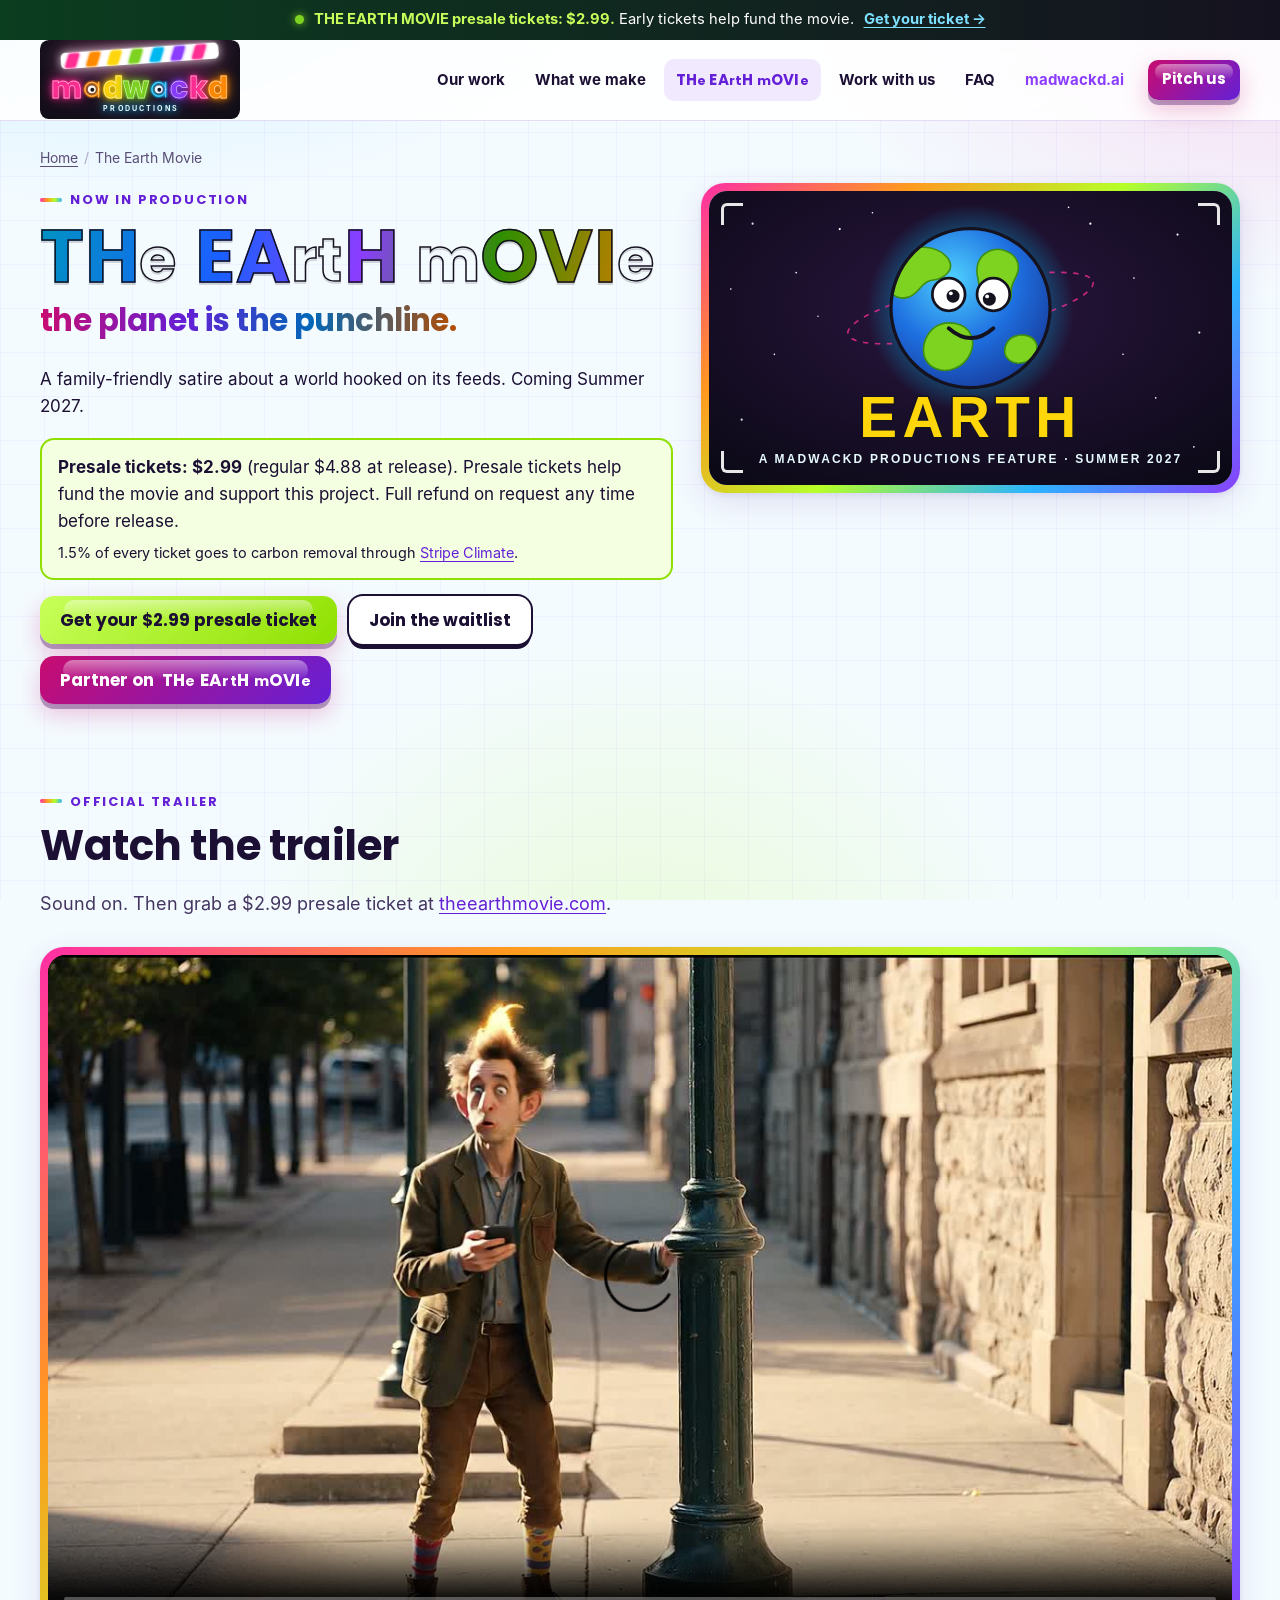
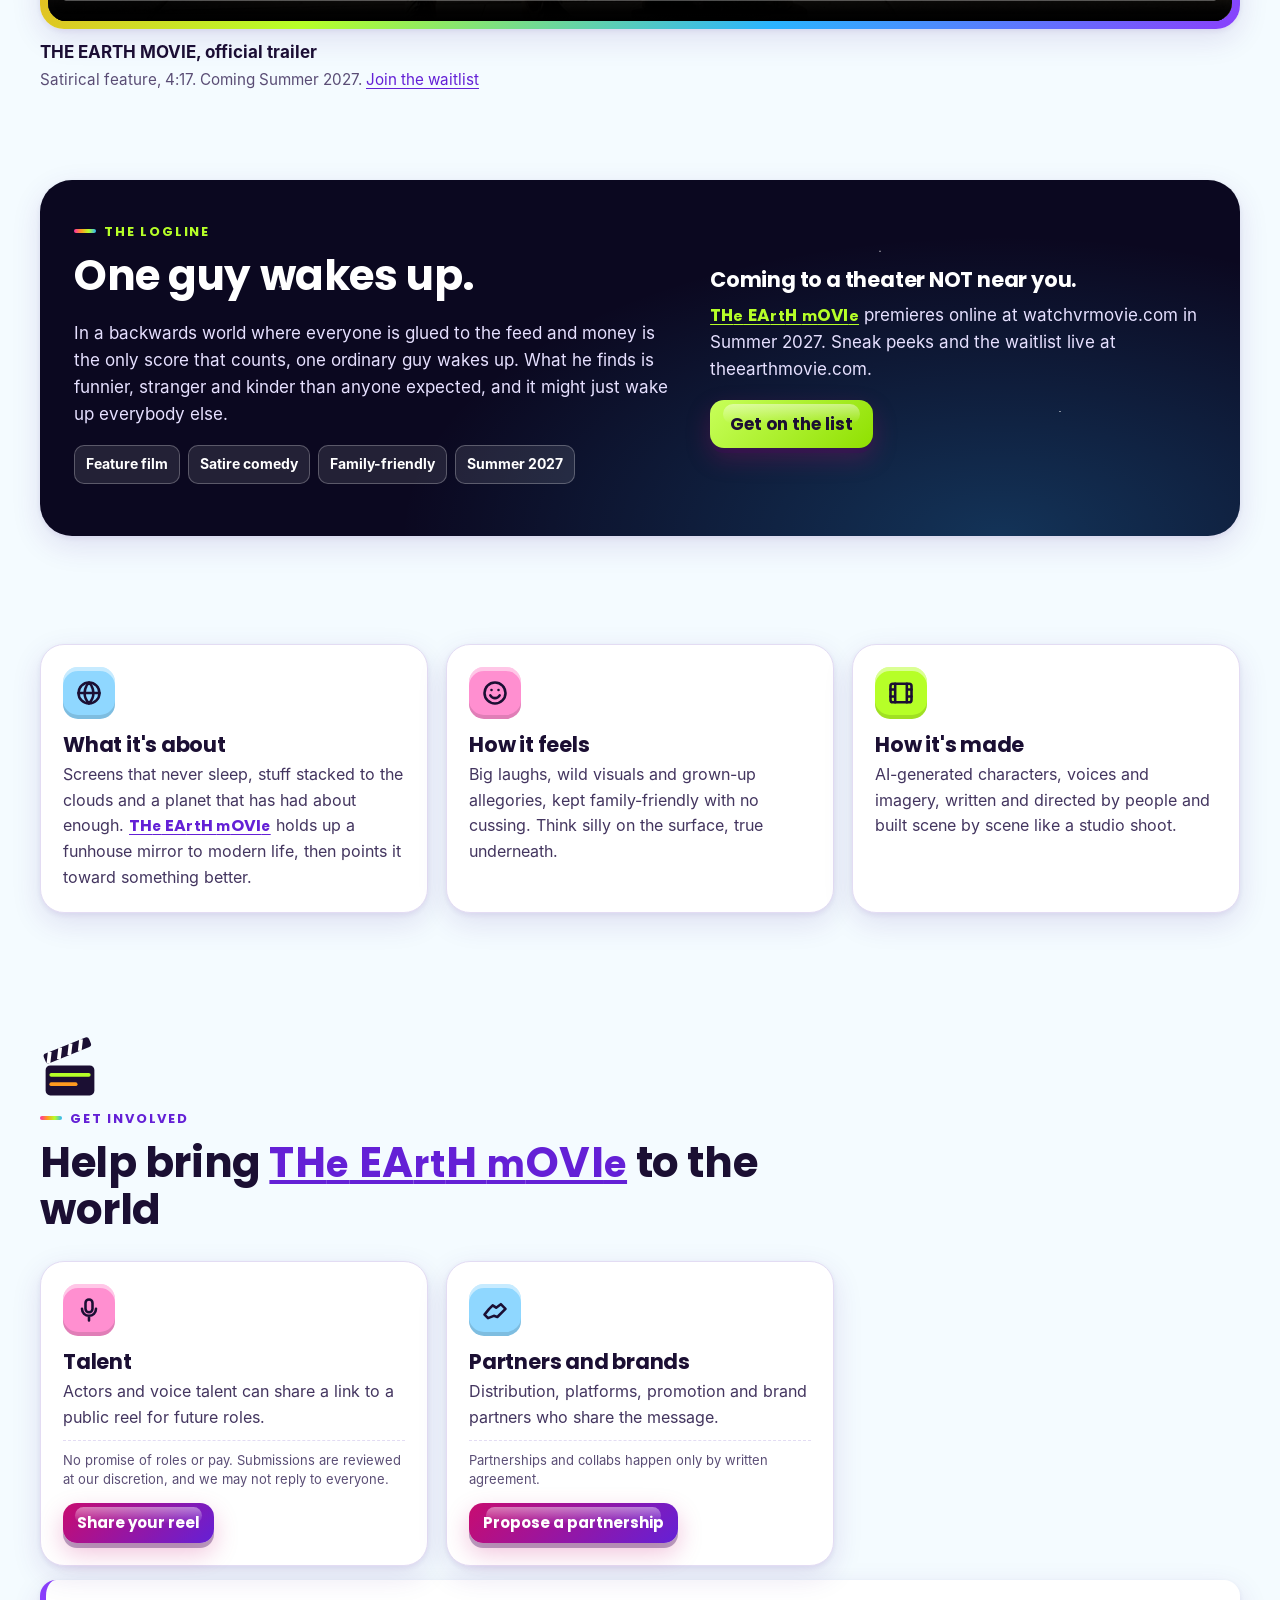
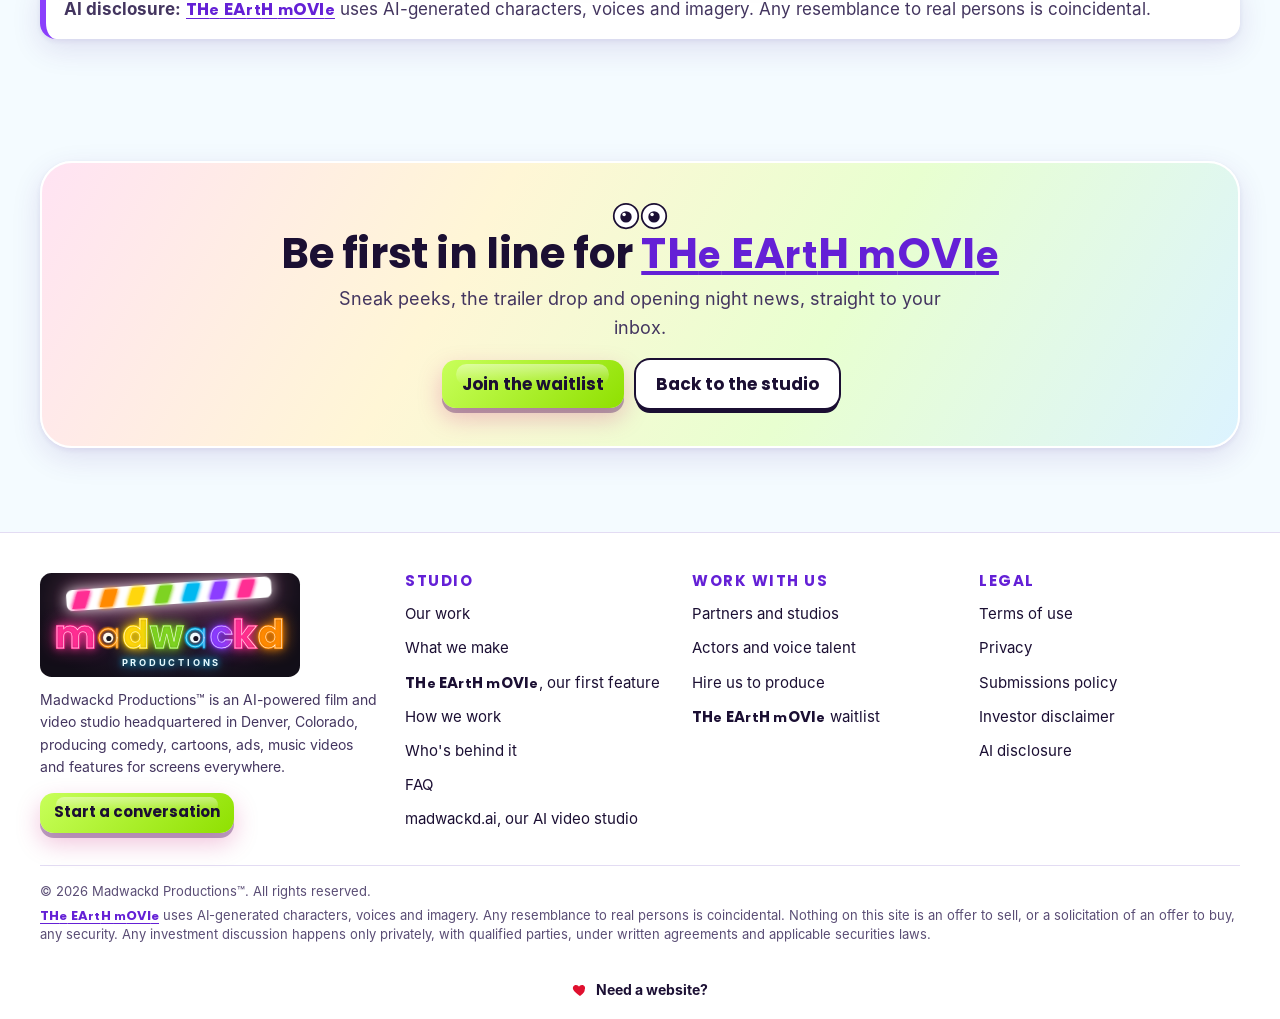
<file: earth/index.html>
<!doctype html>
<html lang="en">
<head>
<meta charset="utf-8">
<meta name="viewport" content="width=device-width, initial-scale=1">
<meta http-equiv="Content-Security-Policy" content="default-src 'self'; script-src 'self'; style-src 'self'; img-src 'self' data:; media-src 'self'; font-src 'self'; connect-src https://clients.eyetoad.com; form-action https://clients.eyetoad.com; base-uri 'self'; object-src 'none'">
<meta name="referrer" content="strict-origin-when-cross-origin">
<title>The Earth Movie | A Satirical AI Feature Film by Madwackd Productions&trade;</title>
<meta name="description" content="The Earth Movie (styled THe EArtH mOVIe) is a family-friendly satirical feature film about a world hooked on its feeds, made with AI characters and human direction. Coming Summer 2027 at watchvrmovie.com.">
<meta name="robots" content="index,follow,max-image-preview:large,max-snippet:-1,max-video-preview:-1">
<link rel="canonical" href="https://www.madwackd.com/earth/">
<meta name="theme-color" content="#ff2ea6">
<link rel="icon" href="/favicon.svg" type="image/svg+xml">
<link rel="icon" href="/favicon.ico" sizes="48x48">
<link rel="apple-touch-icon" href="/apple-touch-icon.png">
<link rel="manifest" href="/site.webmanifest">
<link rel="preload" href="/assets/fonts/poppins-700.woff" as="font" type="font/woff" crossorigin>
<link rel="stylesheet" href="/assets/site.css?v=20261109p">
<link rel="stylesheet" href="/assets/earth-name.css?v=20261108a">
<meta property="og:type" content="website">
<meta property="og:site_name" content="Madwackd Productions">
<meta property="og:title" content="The Earth Movie | A Satirical AI Feature Film by Madwackd Productions&trade;">
<meta property="og:description" content="The Earth Movie (styled THe EArtH mOVIe) is a family-friendly satirical feature film about a world hooked on its feeds, made with AI characters and human direction. Coming Summer 2027 at watchvrmovie.com.">
<meta property="og:url" content="https://www.madwackd.com/earth/">
<meta property="og:image" content="https://www.madwackd.com/assets/img/og-earth.jpg">
<meta property="og:image:width" content="1200">
<meta property="og:image:height" content="630">
<meta property="og:image:alt" content="The Earth Movie title card: a cartoon planet with googly eyes above the word EARTH">
<meta property="og:locale" content="en_US">
<meta name="twitter:card" content="summary_large_image">
<meta name="twitter:title" content="The Earth Movie | A Satirical AI Feature Film by Madwackd Productions&trade;">
<meta name="twitter:description" content="The Earth Movie (styled THe EArtH mOVIe) is a family-friendly satirical feature film about a world hooked on its feeds, made with AI characters and human direction. Coming Summer 2027 at watchvrmovie.com.">
<meta name="twitter:image" content="https://www.madwackd.com/assets/img/og-earth.jpg">
<script type="application/ld+json">{"@context":"https://schema.org","@graph":[{"@type":"Organization","@id":"https://www.madwackd.com/#org","name":"Madwackd Productions","alternateName":["Madwackd","Mad Wackd Productions"],"url":"https://www.madwackd.com/","logo":{"@type":"ImageObject","url":"https://www.madwackd.com/assets/img/icon-512.png","width":512,"height":512},"image":"https://www.madwackd.com/assets/img/og-madwackd.jpg","description":"Madwackd Productions is an AI-powered film and video production studio headquartered in Denver, Colorado. It makes comedy shorts, animated cartoons, parody, ads and brand films, music videos, documentaries and the satirical feature film THe EArtH mOVIe.","slogan":"The AI movie studio with a wild streak.","founder":{"@id":"https://www.madwackd.com/#zach"},"foundingDate":"2026","address":{"@type":"PostalAddress","addressLocality":"Denver","addressRegion":"CO","addressCountry":"US"},"areaServed":"Worldwide","knowsAbout":["AI film production","AI animated shorts","Comedy shorts production","AI commercial production","Music video production","Independent film production","Satire and parody"]},{"@type":"Person","@id":"https://www.madwackd.com/#zach","name":"Zach Wennstedt","alternateName":"Zachary Tye Wennstedt","jobTitle":"Producer and Founder","worksFor":{"@id":"https://www.madwackd.com/#org"},"homeLocation":{"@type":"Place","name":"Denver, Colorado"},"url":"https://www.madwackd.com/#who","description":"Zach Wennstedt is a Denver entrepreneur, marketer since 2012 and sales leader who founded Madwackd Productions and is producing the satirical feature film THe EArtH mOVIe.","knowsAbout":["Film production","AI filmmaking","Marketing","Sales leadership"]},{"@type":"WebSite","@id":"https://www.madwackd.com/#site","url":"https://www.madwackd.com/","name":"Madwackd Productions","inLanguage":"en-US","publisher":{"@id":"https://www.madwackd.com/#org"}},{"@type":"Movie","@id":"https://www.madwackd.com/earth/#movie","name":"THe EArtH mOVIe","alternateName":["The Earth Movie","EARTH"],"sameAs":"https://www.theearthmovie.com/","url":"https://www.madwackd.com/earth/","description":"THe EArtH mOVIe (The Earth Movie) is an AI-made, family-friendly satirical feature film from Madwackd Productions about a backwards world addicted to its feeds, where one guy wakes up and discovers that love and kindness matter more than money. It is currently in production and planned for release in Summer 2027 at watchvrmovie.com.","image":"https://www.madwackd.com/assets/img/og-earth.jpg","genre":["Comedy","Satire"],"inLanguage":"en","creator":{"@id":"https://www.madwackd.com/#zach"},"producer":{"@id":"https://www.madwackd.com/#zach"},"productionCompany":{"@id":"https://www.madwackd.com/#org"},"sameAs":"https://www.theearthmovie.com/"},{"@type":"WebPage","@id":"https://www.madwackd.com/earth/#webpage","url":"https://www.madwackd.com/earth/","name":"The Earth Movie | A Satirical AI Feature Film by Madwackd Productions","description":"The Earth Movie (styled THe EArtH mOVIe) is a family-friendly satirical feature film about a world hooked on its feeds, made with AI characters and human direction. Coming Summer 2027 at watchvrmovie.com.","isPartOf":{"@id":"https://www.madwackd.com/#site"},"about":{"@id":"https://www.madwackd.com/#org"},"inLanguage":"en-US","speakable":{"@type":"SpeakableSpecification","cssSelector":["h1",".lede",".speak"]},"breadcrumb":{"@id":"https://www.madwackd.com/earth/#crumbs"},"mainEntity":{"@id":"https://www.madwackd.com/earth/#movie"},"primaryImageOfPage":{"@type":"ImageObject","url":"https://www.madwackd.com/assets/img/og-earth.jpg"}},{"@type":"BreadcrumbList","@id":"https://www.madwackd.com/earth/#crumbs","itemListElement":[{"@type":"ListItem","position":1,"name":"Home","item":"https://www.madwackd.com/"},{"@type":"ListItem","position":2,"name":"The Earth Movie","item":"https://www.madwackd.com/earth/"}]}]}</script>
<script src="/assets/site.js" defer></script>
</head>
<body>
<a class="skip" href="#main">Skip to content</a>
<div class="ai-bar tk-bar"><div class="wrap"><span class="ai-dot" aria-hidden="true"></span><span><b>THE EARTH MOVIE presale tickets: $2.99.</b><span class="ai-more"> Early tickets help fund the movie.</span></span><a href="https://www.theearthmovie.com/#tickets" rel="noopener">Get your ticket &rarr;</a></div></div>
<header class="top">
<div class="wrap">
<a class="brand neo-brand" href="/" aria-label="Madwackd Productions home"><span class="neo" aria-hidden="true"><svg class="neo-cap on nd16" viewBox="0 0 200 28"><defs><filter id="neoFs" x="-20%" y="-80%" width="140%" height="260%"><feGaussianBlur stdDeviation="2.2" result="b"/><feMerge><feMergeNode in="b"/><feMergeNode in="b"/><feMergeNode in="SourceGraphic"/></feMerge></filter></defs><g class="snap"><g transform="rotate(-4 4 26)"><rect x="4" y="6" width="192" height="18" rx="5" fill="#FFFFFF" stroke="#FFFFFF" stroke-width="2" class="neo-cap-bar"/><g filter="url(#neoFs)"><polygon points="14,7 26,7 20,23 8,23" fill="#FF2E93"/><polygon points="40,7 52,7 46,23 34,23" fill="#FF8A00"/><polygon points="66,7 78,7 72,23 60,23" fill="#FFD60A"/><polygon points="92,7 104,7 98,23 86,23" fill="#7ED321"/><polygon points="118,7 130,7 124,23 112,23" fill="#00B8F0"/><polygon points="144,7 156,7 150,23 138,23" fill="#8B3DFF"/><polygon points="170,7 182,7 176,23 164,23" fill="#FF2E93"/></g></g></g></svg><span class="neo-word"><span class="neo-tubes"><span class="on n-pk nd0">m</span><svg class="on neo-eye nd2" viewBox="0 0 50 46"><defs><filter id="neoFa" x="-50%" y="-50%" width="200%" height="200%"><feGaussianBlur stdDeviation="2.4" result="b"/><feMerge><feMergeNode in="b"/><feMergeNode in="b"/><feMergeNode in="SourceGraphic"/></feMerge></filter></defs><g filter="url(#neoFa)" fill="none" stroke="#FF8A00" stroke-width="4" stroke-linecap="round"><circle cx="22" cy="23" r="19.5"/><path d="M41 4 V44"/></g><g fill="none" stroke="#fff" stroke-width="1.2" stroke-linecap="round" opacity=".92"><circle cx="22" cy="23" r="19.5"/><path d="M41 4 V44"/></g><circle cx="22" cy="23" r="11" fill="#FFF8EE" class="neo-white-o"/><g class="pl"><circle cx="23.5" cy="24.5" r="5.5" fill="#15121F"/></g></svg><span class="on n-yl nd4">d</span><span class="on n-lm nd6">w</span><svg class="on neo-eye nd8" viewBox="0 0 50 46"><defs><filter id="neoFc" x="-50%" y="-50%" width="200%" height="200%"><feGaussianBlur stdDeviation="2.4" result="b"/><feMerge><feMergeNode in="b"/><feMergeNode in="b"/><feMergeNode in="SourceGraphic"/></feMerge></filter></defs><g filter="url(#neoFc)" fill="none" stroke="#00B8F0" stroke-width="4" stroke-linecap="round"><circle cx="22" cy="23" r="19.5"/><path d="M41 4 V44"/></g><g fill="none" stroke="#fff" stroke-width="1.2" stroke-linecap="round" opacity=".92"><circle cx="22" cy="23" r="19.5"/><path d="M41 4 V44"/></g><circle cx="22" cy="23" r="11" fill="#F2FCFF" class="neo-white-c"/><g class="pr"><circle cx="23.5" cy="24.5" r="5.5" fill="#15121F"/></g></svg><span class="on n-pu nd10">c</span><span class="on n-pk nd12">k</span><span class="on n-or nd14">d</span></span><span class="neo-core"><span class="on nd0">m</span><span class="neo-gap"></span><span class="on nd4">d</span><span class="on nd6">w</span><span class="neo-gap"></span><span class="on nd10">c</span><span class="on nd12">k</span><span class="on nd14">d</span></span></span><span class="neo-studio on nd18">productions</span></span><span class="sr-only">Madwackd Productions</span></a>
<button class="menu-btn" type="button" aria-expanded="false" aria-controls="nav" aria-label="Menu"><span></span><span></span><span></span></button>
<nav class="nav" id="nav" aria-label="Main">
<a href="/#work">Our work</a>
<a href="/#make">What we make</a>
<a href="/earth/" aria-current="page"><span class="tem-sr">The Earth Movie</span><span class="tem-inline" aria-hidden="true">TH<i>e</i> EA<i>rt</i>H <i>m</i>OVI<i>e</i></span></a>
<a href="/work-with-us/">Work with us</a>
<a href="/#faq">FAQ</a>
<a class="nav-ai" href="https://www.madwackd.ai/" rel="noopener">madwackd.ai</a>
<a class="btn sm" href="/work-with-us/#inquire">Pitch us</a>
</nav>
</div>
</header>

<main id="main">
<section class="page-hero">
<div class="wrap">
<nav class="crumbs" aria-label="Breadcrumb"><ol><li><a href="/">Home</a></li><li aria-current="page">The Earth Movie</li></ol></nav>
<div class="hero-grid">
<div>
<span class="kicker">Now in production</span>
<h1><span class="tem-sr">The Earth Movie</span><span class="tem-mark lg" aria-hidden="true">TH<i>e</i> EA<i>rt</i>H <i>m</i>OVI<i>e</i></span><span class="tem-sub"><span class="candy">the planet is the punchline.</span></span></h1>
<p class="lede">A family-friendly satire about a world hooked on its feeds. Coming Summer 2027.</p>
<div class="tk-block"><p><strong>Presale tickets: $2.99</strong> (regular $4.88 at release). Presale tickets help fund the movie and support this project. Full refund on request any time before release.</p><p class="tk-climate">1.5% of every ticket goes to carbon removal through <a href="https://stripe.com/climate" rel="noopener">Stripe Climate</a>.</p></div>
<div class="hero-cta"><a class="btn lime" href="https://www.theearthmovie.com/#tickets" rel="noopener">Get your $2.99 presale ticket</a><a class="btn ghost" href="https://www.theearthmovie.com/" rel="noopener" target="_blank">Join the waitlist</a><a class="btn" href="/work-with-us/?about=partnership#inquire">Partner on <span class="tem-sr">The Earth Movie</span><span class="tem-inline" aria-hidden="true">TH<i>e</i> EA<i>rt</i>H <i>m</i>OVI<i>e</i></span></a></div>
</div>
<div class="screen"><div class="screen-in"><img src="/assets/img/earth-card.svg" alt="The Earth Movie title card: a cartoon planet with googly eyes above the word EARTH, coming Summer 2027" width="960" height="540"><div class="hud" aria-hidden="true"><i></i><i></i><i></i><i></i></div></div></div>
</div>
</div>
</section>

<section class="band tight" id="trailer">
<div class="wrap">
<div class="sec-head"><span class="kicker">Official trailer</span><h2>Watch the trailer</h2><p>Sound on. Then grab a $2.99 presale ticket at <a href="https://www.theearthmovie.com/#tickets">theearthmovie.com</a>.</p></div>
<div class="grid work-grid" style="grid-template-columns:1fr;max-width:960px">
<figure class="work-card"><div class="screen"><div class="screen-in"><video controls playsinline preload="none" poster="/assets/media/earth-trailer-poster.jpg" width="1280" height="720" aria-label="THE EARTH MOVIE official trailer, about 4 minutes"><source src="/assets/media/earth-trailer-v5c-720.mp4" type="video/mp4"></video></div></div><figcaption><b>THE EARTH MOVIE, official trailer</b><span>Satirical feature, 4:17. Coming Summer 2027. <a href="https://www.theearthmovie.com/#join">Join the waitlist</a></span></figcaption></figure>
</div>
</div>
</section>

<section class="band tight">
<div class="wrap">
<div class="space"><div class="space-grid">
<div>
<span class="kicker">The logline</span>
<h2>One guy wakes up.</h2>
<p class="speak">In a backwards world where everyone is glued to the feed and money is the only score that counts, one ordinary guy wakes up. What he finds is funnier, stranger and kinder than anyone expected, and it might just wake up everybody else.</p>
<ul class="facts"><li>Feature film</li><li>Satire comedy</li><li>Family-friendly</li><li>Summer 2027</li></ul>
</div>
<div><h3>Coming to a theater NOT near you.</h3><p><a href="https://www.theearthmovie.com/" rel="noopener"><span class="tem-sr">The Earth Movie</span><span class="tem-inline" aria-hidden="true">TH<i>e</i> EA<i>rt</i>H <i>m</i>OVI<i>e</i></span></a> premieres online at watchvrmovie.com in Summer 2027. Sneak peeks and the waitlist live at theearthmovie.com.</p><a class="btn lime" href="https://www.theearthmovie.com/" rel="noopener" target="_blank">Get on the list</a></div>
</div></div>
</div>
</section>

<section class="band">
<div class="wrap grid g3">
<article class="card"><div class="ico c-sky" aria-hidden="true"><svg viewBox="0 0 24 24"><circle cx="12" cy="12" r="9"/><path d="M3 12h18M12 3c2.5 2.7 3.8 5.7 3.8 9s-1.3 6.3-3.8 9c-2.5-2.7-3.8-5.7-3.8-9S9.5 5.7 12 3z"/></svg></div><h3>What it's about</h3><p>Screens that never sleep, stuff stacked to the clouds and a planet that has had about enough. <a href="https://www.theearthmovie.com/" rel="noopener"><span class="tem-sr">The Earth Movie</span><span class="tem-inline" aria-hidden="true">TH<i>e</i> EA<i>rt</i>H <i>m</i>OVI<i>e</i></span></a> holds up a funhouse mirror to modern life, then points it toward something better.</p></article>
<article class="card"><div class="ico c-pink" aria-hidden="true"><svg viewBox="0 0 24 24"><circle cx="12" cy="12" r="9"/><path d="M8 14c1 1.6 2.4 2.4 4 2.4s3-.8 4-2.4"/><path d="M9 9.5h.01M15 9.5h.01"/></svg></div><h3>How it feels</h3><p>Big laughs, wild visuals and grown-up allegories, kept family-friendly with no cussing. Think silly on the surface, true underneath.</p></article>
<article class="card"><div class="ico c-lime" aria-hidden="true"><svg viewBox="0 0 24 24"><rect x="3" y="4" width="18" height="16" rx="2"/><path d="M7 4v16M17 4v16M3 9h4M3 15h4M17 9h4M17 15h4"/></svg></div><h3>How it's made</h3><p>AI-generated characters, voices and imagery, written and directed by people and built scene by scene like a studio shoot.</p></article>
</div>
</section>

<section class="band opp">
<div class="wrap">
<div class="sec-head"><svg class="clap" viewBox="0 0 64 64" aria-hidden="true" focusable="false"><rect x="6" y="26" width="52" height="32" rx="5" fill="#1b0f33"/><rect x="10" y="34" width="44" height="4" rx="2" fill="#b6ff28"/><rect x="10" y="44" width="30" height="4" rx="2" fill="#ff9a1f"/><g class="arm"><rect x="6" y="14" width="52" height="11" rx="3" fill="#1b0f33"/><path d="M14 14l-6 11M26 14l-6 11M38 14l-6 11M50 14l-6 11" stroke="#fff" stroke-width="4"/></g></svg><span class="kicker">Get involved</span><h2>Help bring <a href="https://www.theearthmovie.com/" rel="noopener"><span class="tem-sr">The Earth Movie</span><span class="tem-inline" aria-hidden="true">TH<i>e</i> EA<i>rt</i>H <i>m</i>OVI<i>e</i></span></a> to the world</h2></div>
<div class="grid g3">

<article class="card"><div class="ico c-pink" aria-hidden="true"><svg viewBox="0 0 24 24"><rect x="9" y="3" width="6" height="11" rx="3"/><path d="M6 11a6 6 0 0012 0M12 17v4"/></svg></div><h3>Talent</h3><p>Actors and voice talent can share a link to a public reel for future roles.</p><span class="legal-line">No promise of roles or pay. Submissions are reviewed at our discretion, and we may not reply to everyone.</span><a class="btn sm" href="/work-with-us/?about=talent#inquire">Share your reel</a></article>
<article class="card"><div class="ico c-sky" aria-hidden="true"><svg viewBox="0 0 24 24"><path d="M7 11l3-3 3 2 4-3 4 4-7 7-3-1-5 2-3-3z"/></svg></div><h3>Partners and brands</h3><p>Distribution, platforms, promotion and brand partners who share the message.</p><span class="legal-line">Partnerships and collabs happen only by written agreement.</span><a class="btn sm" href="/work-with-us/?about=partnership#inquire">Propose a partnership</a></article>
</div>
<div class="legal-box"><p><strong>AI disclosure:</strong> <a href="https://www.theearthmovie.com/" rel="noopener"><span class="tem-sr">The Earth Movie</span><span class="tem-inline" aria-hidden="true">TH<i>e</i> EA<i>rt</i>H <i>m</i>OVI<i>e</i></span></a> uses AI-generated characters, voices and imagery. Any resemblance to real persons is coincidental.</p></div>
</div>
</section>

<section class="band tight">
<div class="wrap"><div class="cta-band"><span class="eyes " aria-hidden="true"><svg viewBox="0 0 64 32" focusable="false"><g class="eye"><circle class="eb" cx="16" cy="16" r="14"/><g class="pg"><circle class="pu" cx="16" cy="17" r="6.5"/><circle class="gl" cx="13.8" cy="14.4" r="2"/></g></g><g class="eye"><circle class="eb" cx="48" cy="16" r="14"/><g class="pg"><circle class="pu" cx="48" cy="17" r="6.5"/><circle class="gl" cx="45.8" cy="14.4" r="2"/></g></g></svg></span><h2>Be first in line for <a href="https://www.theearthmovie.com/" rel="noopener"><span class="tem-sr">The Earth Movie</span><span class="tem-inline" aria-hidden="true">TH<i>e</i> EA<i>rt</i>H <i>m</i>OVI<i>e</i></span></a></h2><p>Sneak peeks, the trailer drop and opening night news, straight to your inbox.</p><div class="row"><a class="btn lime" href="https://www.theearthmovie.com/" rel="noopener" target="_blank">Join the waitlist</a><a class="btn ghost" href="/">Back to the studio</a></div></div></div>
</section>
</main>
<footer class="foot">
<div class="wrap">
<div class="foot-grid">
<div>
<a class="neo-brand neo-foot-link" href="/" aria-label="Madwackd Productions home"><span class="neo neo-foot" aria-hidden="true"><svg class="neo-cap on nd16" viewBox="0 0 200 28"><defs><filter id="neoFsf" x="-20%" y="-80%" width="140%" height="260%"><feGaussianBlur stdDeviation="2.2" result="b"/><feMerge><feMergeNode in="b"/><feMergeNode in="b"/><feMergeNode in="SourceGraphic"/></feMerge></filter></defs><g class="snap"><g transform="rotate(-4 4 26)"><rect x="4" y="6" width="192" height="18" rx="5" fill="#FFFFFF" stroke="#FFFFFF" stroke-width="2" class="neo-cap-bar"/><g filter="url(#neoFsf)"><polygon points="14,7 26,7 20,23 8,23" fill="#FF2E93"/><polygon points="40,7 52,7 46,23 34,23" fill="#FF8A00"/><polygon points="66,7 78,7 72,23 60,23" fill="#FFD60A"/><polygon points="92,7 104,7 98,23 86,23" fill="#7ED321"/><polygon points="118,7 130,7 124,23 112,23" fill="#00B8F0"/><polygon points="144,7 156,7 150,23 138,23" fill="#8B3DFF"/><polygon points="170,7 182,7 176,23 164,23" fill="#FF2E93"/></g></g></g></svg><span class="neo-word"><span class="neo-tubes"><span class="on n-pk nd0">m</span><svg class="on neo-eye nd2" viewBox="0 0 50 46"><defs><filter id="neoFaf" x="-50%" y="-50%" width="200%" height="200%"><feGaussianBlur stdDeviation="2.4" result="b"/><feMerge><feMergeNode in="b"/><feMergeNode in="b"/><feMergeNode in="SourceGraphic"/></feMerge></filter></defs><g filter="url(#neoFaf)" fill="none" stroke="#FF8A00" stroke-width="4" stroke-linecap="round"><circle cx="22" cy="23" r="19.5"/><path d="M41 4 V44"/></g><g fill="none" stroke="#fff" stroke-width="1.2" stroke-linecap="round" opacity=".92"><circle cx="22" cy="23" r="19.5"/><path d="M41 4 V44"/></g><circle cx="22" cy="23" r="11" fill="#FFF8EE" class="neo-white-o"/><g class="pl"><circle cx="23.5" cy="24.5" r="5.5" fill="#15121F"/></g></svg><span class="on n-yl nd4">d</span><span class="on n-lm nd6">w</span><svg class="on neo-eye nd8" viewBox="0 0 50 46"><defs><filter id="neoFcf" x="-50%" y="-50%" width="200%" height="200%"><feGaussianBlur stdDeviation="2.4" result="b"/><feMerge><feMergeNode in="b"/><feMergeNode in="b"/><feMergeNode in="SourceGraphic"/></feMerge></filter></defs><g filter="url(#neoFcf)" fill="none" stroke="#00B8F0" stroke-width="4" stroke-linecap="round"><circle cx="22" cy="23" r="19.5"/><path d="M41 4 V44"/></g><g fill="none" stroke="#fff" stroke-width="1.2" stroke-linecap="round" opacity=".92"><circle cx="22" cy="23" r="19.5"/><path d="M41 4 V44"/></g><circle cx="22" cy="23" r="11" fill="#F2FCFF" class="neo-white-c"/><g class="pr"><circle cx="23.5" cy="24.5" r="5.5" fill="#15121F"/></g></svg><span class="on n-pu nd10">c</span><span class="on n-pk nd12">k</span><span class="on n-or nd14">d</span></span><span class="neo-core"><span class="on nd0">m</span><span class="neo-gap"></span><span class="on nd4">d</span><span class="on nd6">w</span><span class="neo-gap"></span><span class="on nd10">c</span><span class="on nd12">k</span><span class="on nd14">d</span></span></span><span class="neo-studio on nd18">productions</span></span><span class="sr-only">Madwackd Productions</span></a>
<p>Madwackd Productions&trade; is an AI-powered film and video studio headquartered in Denver, Colorado, producing comedy, cartoons, ads, music videos and features for screens everywhere.</p>
<a class="btn sm lime" href="/work-with-us/#inquire">Start a conversation</a>
</div>
<div>
<h3>Studio</h3>
<ul>
<li><a href="/#work">Our work</a></li>
<li><a href="/#make">What we make</a></li>
<li><a href="/earth/"><span class="tem-sr">The Earth Movie</span><span class="tem-inline" aria-hidden="true">TH<i>e</i> EA<i>rt</i>H <i>m</i>OVI<i>e</i></span>, our first feature</a></li>
<li><a href="/#how">How we work</a></li>
<li><a href="/#who">Who's behind it</a></li>
<li><a href="/#faq">FAQ</a></li>
<li><a href="https://www.madwackd.ai/" rel="noopener">madwackd.ai, our AI video studio</a></li>
</ul>
</div>
<div>
<h3>Work with us</h3>
<ul>
<li><a href="/work-with-us/?about=partnership#inquire">Partners and studios</a></li>
<li><a href="/work-with-us/?about=talent#inquire">Actors and voice talent</a></li>
<li><a href="/work-with-us/?about=produce#inquire">Hire us to produce</a></li>
<li><a href="https://www.theearthmovie.com/" rel="noopener" target="_blank"><span class="tem-sr">The Earth Movie</span><span class="tem-inline" aria-hidden="true">TH<i>e</i> EA<i>rt</i>H <i>m</i>OVI<i>e</i></span> waitlist</a></li>
</ul>
</div>
<div>
<h3>Legal</h3>
<ul>
<li><a href="/legal/#terms">Terms of use</a></li>
<li><a href="/legal/#privacy">Privacy</a></li>
<li><a href="/legal/#submissions">Submissions policy</a></li>
<li><a href="/legal/#investors">Investor disclaimer</a></li>
<li><a href="/legal/#ai">AI disclosure</a></li>
</ul>
</div>
</div>
<div class="legal-strip">
<p>&copy; 2026 Madwackd Productions&trade;. All rights reserved.</p>
<p><a href="https://www.theearthmovie.com/" rel="noopener"><span class="tem-sr">The Earth Movie</span><span class="tem-inline" aria-hidden="true">TH<i>e</i> EA<i>rt</i>H <i>m</i>OVI<i>e</i></span></a> uses AI-generated characters, voices and imagery. Any resemblance to real persons is coincidental. Nothing on this site is an offer to sell, or a solicitation of an offer to buy, any security. Any investment discussion happens only privately, with qualified parties, under written agreements and applicable securities laws.</p>
</div>
</div>
<div class="heart-sig"><svg class="heart" viewBox="0 0 24 24" aria-hidden="true" focusable="false"><path d="M12 21s-7.5-4.6-10-9.3C.3 8.4 2.2 4.5 6 4.5c2.3 0 3.6 1.3 4.5 2.6.9-1.3 2.2-2.6 4.5-2.6 3.8 0 5.7 3.9 4 7.2C19.5 16.4 12 21 12 21z"/></svg><a href="https://eyetoad.com/" rel="noopener">Need a website?</a></div>
</footer>
</body>
</html>
</file>
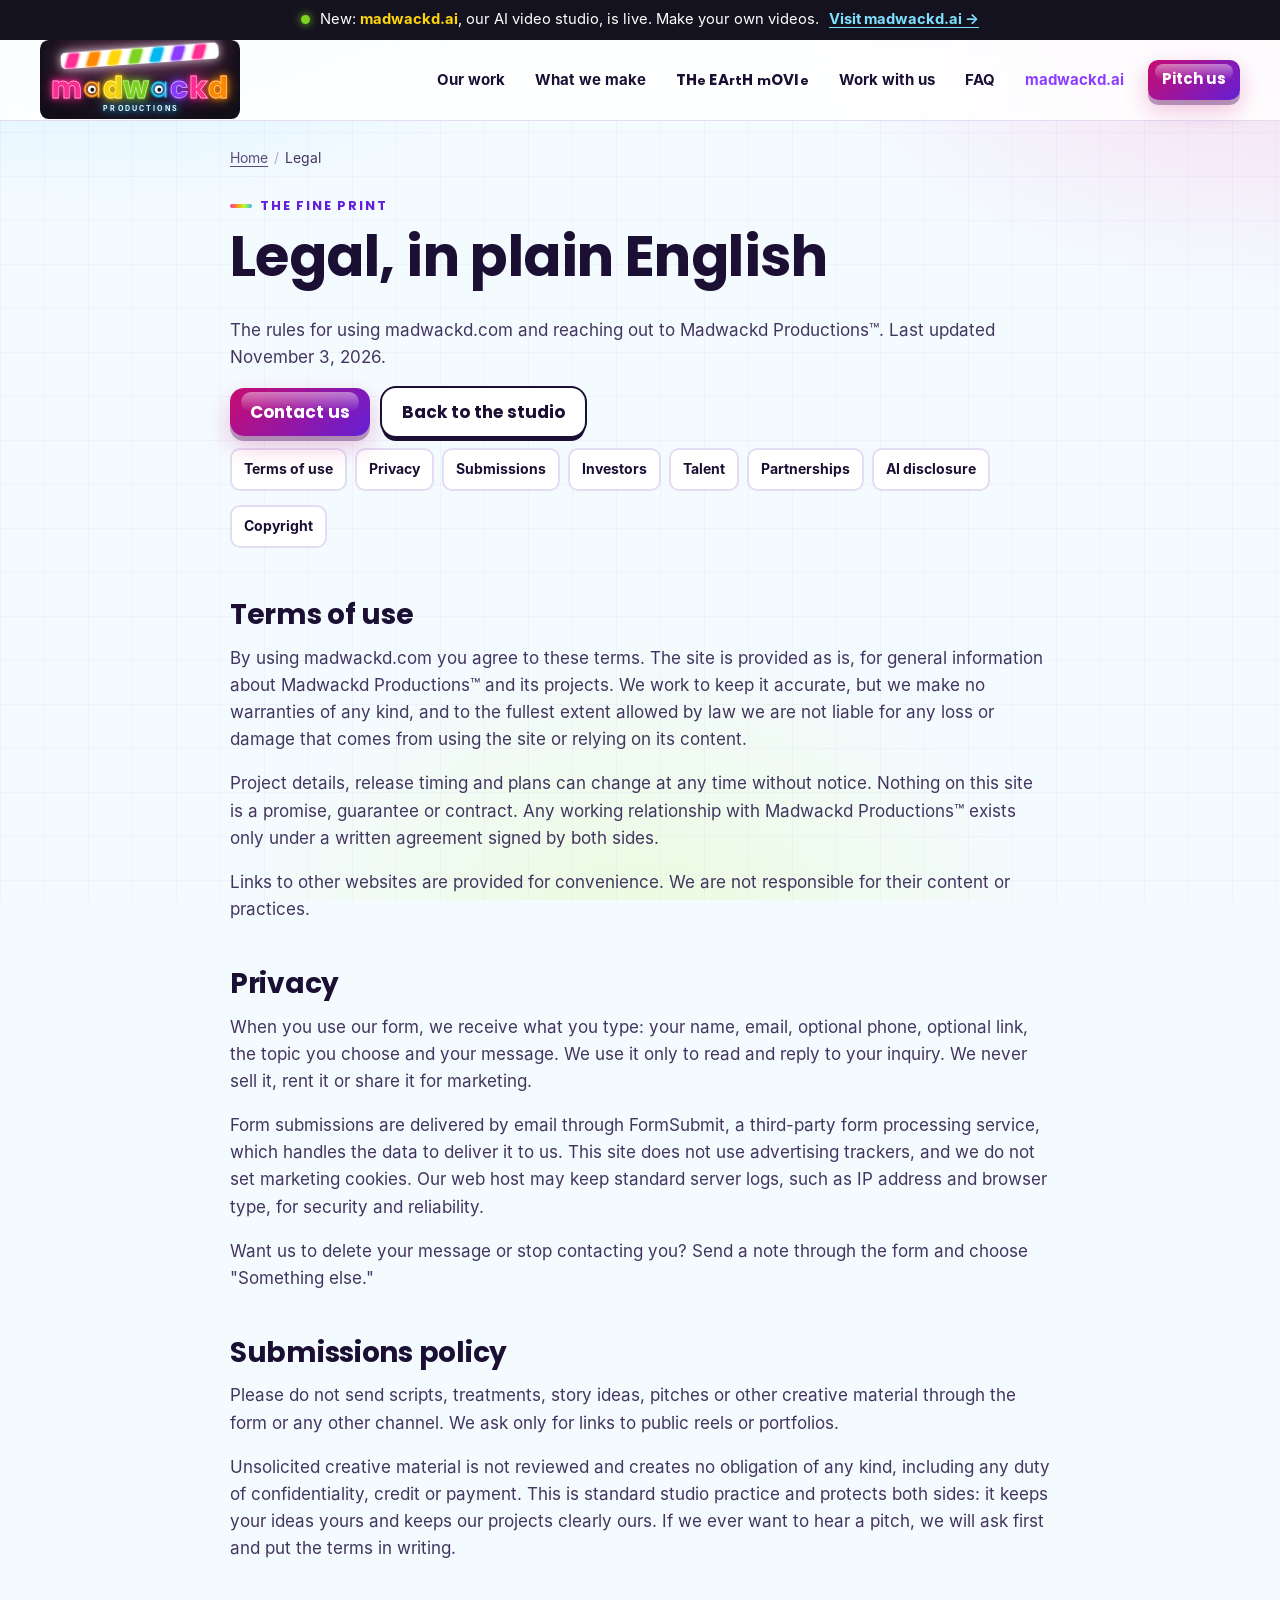
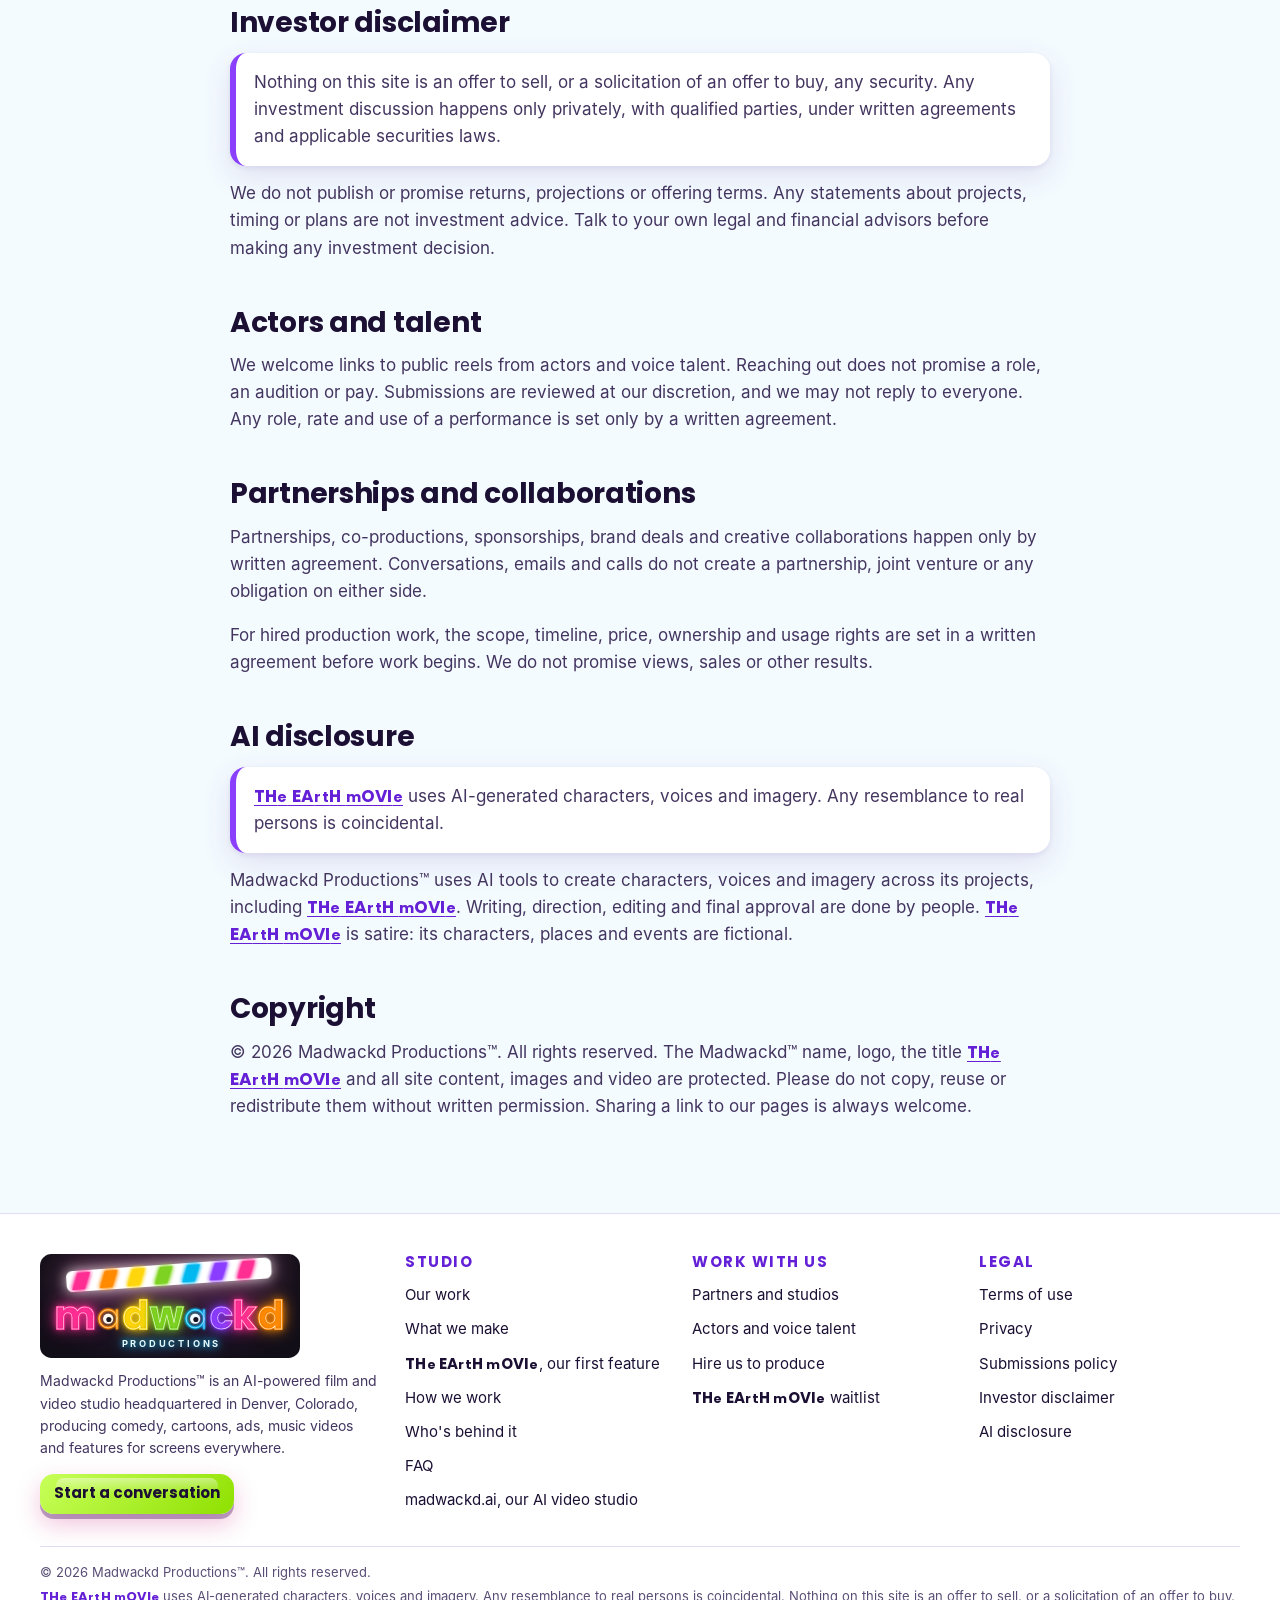
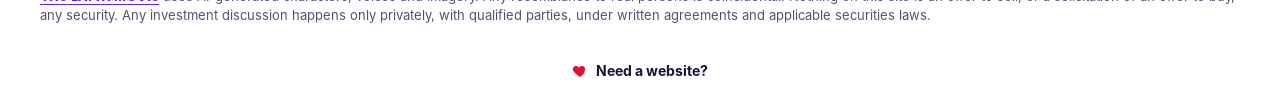
<file: legal/index.html>
<!doctype html>
<html lang="en">
<head>
<meta charset="utf-8">
<meta name="viewport" content="width=device-width, initial-scale=1">
<meta http-equiv="Content-Security-Policy" content="default-src 'self'; script-src 'self'; style-src 'self'; img-src 'self' data:; media-src 'self'; font-src 'self'; connect-src https://clients.eyetoad.com; form-action https://clients.eyetoad.com; base-uri 'self'; object-src 'none'">
<meta name="referrer" content="strict-origin-when-cross-origin">
<title>Legal | Terms, Privacy, Submissions and AI Disclosure | Madwackd&trade;</title>
<meta name="description" content="Terms of use, privacy, submissions policy, investor disclaimer and AI disclosure for Madwackd Productions and madwackd.com.">
<meta name="robots" content="index,follow,max-image-preview:large,max-snippet:-1,max-video-preview:-1">
<link rel="canonical" href="https://www.madwackd.com/legal/">
<meta name="theme-color" content="#ff2ea6">
<link rel="icon" href="/favicon.svg" type="image/svg+xml">
<link rel="icon" href="/favicon.ico" sizes="48x48">
<link rel="apple-touch-icon" href="/apple-touch-icon.png">
<link rel="manifest" href="/site.webmanifest">
<link rel="preload" href="/assets/fonts/poppins-700.woff" as="font" type="font/woff" crossorigin>
<link rel="stylesheet" href="/assets/site.css">
<link rel="stylesheet" href="/assets/earth-name.css?v=20261108a">
<meta property="og:type" content="website">
<meta property="og:site_name" content="Madwackd Productions">
<meta property="og:title" content="Legal | Terms, Privacy, Submissions and AI Disclosure | Madwackd">
<meta property="og:description" content="Terms of use, privacy, submissions policy, investor disclaimer and AI disclosure for Madwackd Productions and madwackd.com.">
<meta property="og:url" content="https://www.madwackd.com/legal/">
<meta property="og:image" content="https://www.madwackd.com/assets/img/og-madwackd.jpg">
<meta property="og:image:width" content="1200">
<meta property="og:image:height" content="630">
<meta property="og:image:alt" content="Neon moon and star characters inside a neon heart, from the Madwackd music video What Love Really Is">
<meta property="og:locale" content="en_US">
<meta name="twitter:card" content="summary_large_image">
<meta name="twitter:title" content="Legal | Terms, Privacy, Submissions and AI Disclosure | Madwackd">
<meta name="twitter:description" content="Terms of use, privacy, submissions policy, investor disclaimer and AI disclosure for Madwackd Productions and madwackd.com.">
<meta name="twitter:image" content="https://www.madwackd.com/assets/img/og-madwackd.jpg">
<script type="application/ld+json">{"@context":"https://schema.org","@graph":[{"@type":"Organization","@id":"https://www.madwackd.com/#org","name":"Madwackd Productions","alternateName":["Madwackd","Mad Wackd Productions"],"url":"https://www.madwackd.com/","logo":{"@type":"ImageObject","url":"https://www.madwackd.com/assets/img/icon-512.png","width":512,"height":512},"image":"https://www.madwackd.com/assets/img/og-madwackd.jpg","description":"Madwackd Productions is an AI-powered film and video production studio headquartered in Denver, Colorado. It makes comedy shorts, animated cartoons, parody, ads and brand films, music videos, documentaries and the satirical feature film THe EArtH mOVIe.","slogan":"The AI movie studio with a wild streak.","founder":{"@id":"https://www.madwackd.com/#zach"},"foundingDate":"2026","address":{"@type":"PostalAddress","addressLocality":"Denver","addressRegion":"CO","addressCountry":"US"},"areaServed":"Worldwide","knowsAbout":["AI film production","AI animated shorts","Comedy shorts production","AI commercial production","Music video production","Independent film production","Satire and parody"]},{"@type":"WebSite","@id":"https://www.madwackd.com/#site","url":"https://www.madwackd.com/","name":"Madwackd Productions","inLanguage":"en-US","publisher":{"@id":"https://www.madwackd.com/#org"}},{"@type":"WebPage","@id":"https://www.madwackd.com/legal/#webpage","url":"https://www.madwackd.com/legal/","name":"Legal | Terms, Privacy, Submissions and AI Disclosure | Madwackd","description":"Terms of use, privacy, submissions policy, investor disclaimer and AI disclosure for Madwackd Productions and madwackd.com.","isPartOf":{"@id":"https://www.madwackd.com/#site"},"about":{"@id":"https://www.madwackd.com/#org"},"inLanguage":"en-US","speakable":{"@type":"SpeakableSpecification","cssSelector":["h1",".lede",".speak"]},"breadcrumb":{"@id":"https://www.madwackd.com/legal/#crumbs"},"dateModified":"2026-11-03"},{"@type":"BreadcrumbList","@id":"https://www.madwackd.com/legal/#crumbs","itemListElement":[{"@type":"ListItem","position":1,"name":"Home","item":"https://www.madwackd.com/"},{"@type":"ListItem","position":2,"name":"Legal","item":"https://www.madwackd.com/legal/"}]}]}</script>
<script src="/assets/site.js" defer></script>
</head>
<body>
<a class="skip" href="#main">Skip to content</a>
<div class="ai-bar"><div class="wrap"><span class="ai-dot" aria-hidden="true"></span><span>New: <b>madwackd.ai</b>, our AI video studio, is live.<span class="ai-more"> Make your own videos.</span></span><a href="https://www.madwackd.ai/" rel="noopener">Visit madwackd.ai &rarr;</a></div></div>
<header class="top">
<div class="wrap">
<a class="brand neo-brand" href="/" aria-label="Madwackd Productions home"><span class="neo" aria-hidden="true"><svg class="neo-cap on nd16" viewBox="0 0 200 28"><defs><filter id="neoFs" x="-20%" y="-80%" width="140%" height="260%"><feGaussianBlur stdDeviation="2.2" result="b"/><feMerge><feMergeNode in="b"/><feMergeNode in="b"/><feMergeNode in="SourceGraphic"/></feMerge></filter></defs><g class="snap"><g transform="rotate(-4 4 26)"><rect x="4" y="6" width="192" height="18" rx="5" fill="#FFFFFF" stroke="#FFFFFF" stroke-width="2" class="neo-cap-bar"/><g filter="url(#neoFs)"><polygon points="14,7 26,7 20,23 8,23" fill="#FF2E93"/><polygon points="40,7 52,7 46,23 34,23" fill="#FF8A00"/><polygon points="66,7 78,7 72,23 60,23" fill="#FFD60A"/><polygon points="92,7 104,7 98,23 86,23" fill="#7ED321"/><polygon points="118,7 130,7 124,23 112,23" fill="#00B8F0"/><polygon points="144,7 156,7 150,23 138,23" fill="#8B3DFF"/><polygon points="170,7 182,7 176,23 164,23" fill="#FF2E93"/></g></g></g></svg><span class="neo-word"><span class="neo-tubes"><span class="on n-pk nd0">m</span><svg class="on neo-eye nd2" viewBox="0 0 50 46"><defs><filter id="neoFa" x="-50%" y="-50%" width="200%" height="200%"><feGaussianBlur stdDeviation="2.4" result="b"/><feMerge><feMergeNode in="b"/><feMergeNode in="b"/><feMergeNode in="SourceGraphic"/></feMerge></filter></defs><g filter="url(#neoFa)" fill="none" stroke="#FF8A00" stroke-width="4" stroke-linecap="round"><circle cx="22" cy="23" r="19.5"/><path d="M41 4 V44"/></g><g fill="none" stroke="#fff" stroke-width="1.2" stroke-linecap="round" opacity=".92"><circle cx="22" cy="23" r="19.5"/><path d="M41 4 V44"/></g><circle cx="22" cy="23" r="11" fill="#FFF8EE" class="neo-white-o"/><g class="pl"><circle cx="23.5" cy="24.5" r="5.5" fill="#15121F"/></g></svg><span class="on n-yl nd4">d</span><span class="on n-lm nd6">w</span><svg class="on neo-eye nd8" viewBox="0 0 50 46"><defs><filter id="neoFc" x="-50%" y="-50%" width="200%" height="200%"><feGaussianBlur stdDeviation="2.4" result="b"/><feMerge><feMergeNode in="b"/><feMergeNode in="b"/><feMergeNode in="SourceGraphic"/></feMerge></filter></defs><g filter="url(#neoFc)" fill="none" stroke="#00B8F0" stroke-width="4" stroke-linecap="round"><circle cx="22" cy="23" r="19.5"/><path d="M41 4 V44"/></g><g fill="none" stroke="#fff" stroke-width="1.2" stroke-linecap="round" opacity=".92"><circle cx="22" cy="23" r="19.5"/><path d="M41 4 V44"/></g><circle cx="22" cy="23" r="11" fill="#F2FCFF" class="neo-white-c"/><g class="pr"><circle cx="23.5" cy="24.5" r="5.5" fill="#15121F"/></g></svg><span class="on n-pu nd10">c</span><span class="on n-pk nd12">k</span><span class="on n-or nd14">d</span></span><span class="neo-core"><span class="on nd0">m</span><span class="neo-gap"></span><span class="on nd4">d</span><span class="on nd6">w</span><span class="neo-gap"></span><span class="on nd10">c</span><span class="on nd12">k</span><span class="on nd14">d</span></span></span><span class="neo-studio on nd18">productions</span></span><span class="sr-only">Madwackd Productions</span></a>
<button class="menu-btn" type="button" aria-expanded="false" aria-controls="nav" aria-label="Menu"><span></span><span></span><span></span></button>
<nav class="nav" id="nav" aria-label="Main">
<a href="/#work">Our work</a>
<a href="/#make">What we make</a>
<a href="/earth/"><span class="tem-sr">The Earth Movie</span><span class="tem-inline" aria-hidden="true">TH<i>e</i> EA<i>rt</i>H <i>m</i>OVI<i>e</i></span></a>
<a href="/work-with-us/">Work with us</a>
<a href="/#faq">FAQ</a>
<a class="nav-ai" href="https://www.madwackd.ai/" rel="noopener">madwackd.ai</a>
<a class="btn sm" href="/work-with-us/#inquire">Pitch us</a>
</nav>
</div>
</header>

<main id="main">
<section class="page-hero">
<div class="wrap prose">
<nav class="crumbs" aria-label="Breadcrumb"><ol><li><a href="/">Home</a></li><li aria-current="page">Legal</li></ol></nav>
<span class="kicker">The fine print</span>
<h1>Legal, in plain English</h1>
<p class="lede">The rules for using madwackd.com and reaching out to Madwackd Productions&trade;. Last updated November 3, 2026.</p>
<div class="hero-cta"><a class="btn" href="/work-with-us/#inquire">Contact us</a><a class="btn ghost" href="/">Back to the studio</a></div>
<ul class="toc"><li><a href="#terms">Terms of use</a></li><li><a href="#privacy">Privacy</a></li><li><a href="#submissions">Submissions</a></li><li><a href="#investors">Investors</a></li><li><a href="#talent">Talent</a></li><li><a href="#partnerships">Partnerships</a></li><li><a href="#ai">AI disclosure</a></li><li><a href="#copyright">Copyright</a></li></ul>

<h2 id="terms">Terms of use</h2>
<p>By using madwackd.com you agree to these terms. The site is provided as is, for general information about Madwackd Productions&trade; and its projects. We work to keep it accurate, but we make no warranties of any kind, and to the fullest extent allowed by law we are not liable for any loss or damage that comes from using the site or relying on its content.</p>
<p>Project details, release timing and plans can change at any time without notice. Nothing on this site is a promise, guarantee or contract. Any working relationship with Madwackd Productions&trade; exists only under a written agreement signed by both sides.</p>
<p>Links to other websites are provided for convenience. We are not responsible for their content or practices.</p>

<h2 id="privacy">Privacy</h2>
<p>When you use our form, we receive what you type: your name, email, optional phone, optional link, the topic you choose and your message. We use it only to read and reply to your inquiry. We never sell it, rent it or share it for marketing.</p>
<p>Form submissions are delivered by email through FormSubmit, a third-party form processing service, which handles the data to deliver it to us. This site does not use advertising trackers, and we do not set marketing cookies. Our web host may keep standard server logs, such as IP address and browser type, for security and reliability.</p>
<p>Want us to delete your message or stop contacting you? Send a note through the form and choose "Something else."</p>

<h2 id="submissions">Submissions policy</h2>
<p>Please do not send scripts, treatments, story ideas, pitches or other creative material through the form or any other channel. We ask only for links to public reels or portfolios.</p>
<p>Unsolicited creative material is not reviewed and creates no obligation of any kind, including any duty of confidentiality, credit or payment. This is standard studio practice and protects both sides: it keeps your ideas yours and keeps our projects clearly ours. If we ever want to hear a pitch, we will ask first and put the terms in writing.</p>

<h2 id="investors">Investor disclaimer</h2>
<div class="legal-box"><p>Nothing on this site is an offer to sell, or a solicitation of an offer to buy, any security. Any investment discussion happens only privately, with qualified parties, under written agreements and applicable securities laws.</p></div>
<p>We do not publish or promise returns, projections or offering terms. Any statements about projects, timing or plans are not investment advice. Talk to your own legal and financial advisors before making any investment decision.</p>

<h2 id="talent">Actors and talent</h2>
<p>We welcome links to public reels from actors and voice talent. Reaching out does not promise a role, an audition or pay. Submissions are reviewed at our discretion, and we may not reply to everyone. Any role, rate and use of a performance is set only by a written agreement.</p>

<h2 id="partnerships">Partnerships and collaborations</h2>
<p>Partnerships, co-productions, sponsorships, brand deals and creative collaborations happen only by written agreement. Conversations, emails and calls do not create a partnership, joint venture or any obligation on either side.</p>
<p>For hired production work, the scope, timeline, price, ownership and usage rights are set in a written agreement before work begins. We do not promise views, sales or other results.</p>

<h2 id="ai">AI disclosure</h2>
<div class="legal-box"><p><a href="https://www.theearthmovie.com/" rel="noopener"><span class="tem-sr">The Earth Movie</span><span class="tem-inline" aria-hidden="true">TH<i>e</i> EA<i>rt</i>H <i>m</i>OVI<i>e</i></span></a> uses AI-generated characters, voices and imagery. Any resemblance to real persons is coincidental.</p></div>
<p>Madwackd Productions&trade; uses AI tools to create characters, voices and imagery across its projects, including <a href="https://www.theearthmovie.com/" rel="noopener"><span class="tem-sr">The Earth Movie</span><span class="tem-inline" aria-hidden="true">TH<i>e</i> EA<i>rt</i>H <i>m</i>OVI<i>e</i></span></a>. Writing, direction, editing and final approval are done by people. <a href="https://www.theearthmovie.com/" rel="noopener"><span class="tem-sr">The Earth Movie</span><span class="tem-inline" aria-hidden="true">TH<i>e</i> EA<i>rt</i>H <i>m</i>OVI<i>e</i></span></a> is satire: its characters, places and events are fictional.</p>

<h2 id="copyright">Copyright</h2>
<p>&copy; 2026 Madwackd Productions&trade;. All rights reserved. The Madwackd&trade; name, logo, the title <a href="https://www.theearthmovie.com/" rel="noopener"><span class="tem-sr">The Earth Movie</span><span class="tem-inline" aria-hidden="true">TH<i>e</i> EA<i>rt</i>H <i>m</i>OVI<i>e</i></span></a> and all site content, images and video are protected. Please do not copy, reuse or redistribute them without written permission. Sharing a link to our pages is always welcome.</p>
</div>
</section>
</main>
<footer class="foot">
<div class="wrap">
<div class="foot-grid">
<div>
<a class="neo-brand neo-foot-link" href="/" aria-label="Madwackd Productions home"><span class="neo neo-foot" aria-hidden="true"><svg class="neo-cap on nd16" viewBox="0 0 200 28"><defs><filter id="neoFsf" x="-20%" y="-80%" width="140%" height="260%"><feGaussianBlur stdDeviation="2.2" result="b"/><feMerge><feMergeNode in="b"/><feMergeNode in="b"/><feMergeNode in="SourceGraphic"/></feMerge></filter></defs><g class="snap"><g transform="rotate(-4 4 26)"><rect x="4" y="6" width="192" height="18" rx="5" fill="#FFFFFF" stroke="#FFFFFF" stroke-width="2" class="neo-cap-bar"/><g filter="url(#neoFsf)"><polygon points="14,7 26,7 20,23 8,23" fill="#FF2E93"/><polygon points="40,7 52,7 46,23 34,23" fill="#FF8A00"/><polygon points="66,7 78,7 72,23 60,23" fill="#FFD60A"/><polygon points="92,7 104,7 98,23 86,23" fill="#7ED321"/><polygon points="118,7 130,7 124,23 112,23" fill="#00B8F0"/><polygon points="144,7 156,7 150,23 138,23" fill="#8B3DFF"/><polygon points="170,7 182,7 176,23 164,23" fill="#FF2E93"/></g></g></g></svg><span class="neo-word"><span class="neo-tubes"><span class="on n-pk nd0">m</span><svg class="on neo-eye nd2" viewBox="0 0 50 46"><defs><filter id="neoFaf" x="-50%" y="-50%" width="200%" height="200%"><feGaussianBlur stdDeviation="2.4" result="b"/><feMerge><feMergeNode in="b"/><feMergeNode in="b"/><feMergeNode in="SourceGraphic"/></feMerge></filter></defs><g filter="url(#neoFaf)" fill="none" stroke="#FF8A00" stroke-width="4" stroke-linecap="round"><circle cx="22" cy="23" r="19.5"/><path d="M41 4 V44"/></g><g fill="none" stroke="#fff" stroke-width="1.2" stroke-linecap="round" opacity=".92"><circle cx="22" cy="23" r="19.5"/><path d="M41 4 V44"/></g><circle cx="22" cy="23" r="11" fill="#FFF8EE" class="neo-white-o"/><g class="pl"><circle cx="23.5" cy="24.5" r="5.5" fill="#15121F"/></g></svg><span class="on n-yl nd4">d</span><span class="on n-lm nd6">w</span><svg class="on neo-eye nd8" viewBox="0 0 50 46"><defs><filter id="neoFcf" x="-50%" y="-50%" width="200%" height="200%"><feGaussianBlur stdDeviation="2.4" result="b"/><feMerge><feMergeNode in="b"/><feMergeNode in="b"/><feMergeNode in="SourceGraphic"/></feMerge></filter></defs><g filter="url(#neoFcf)" fill="none" stroke="#00B8F0" stroke-width="4" stroke-linecap="round"><circle cx="22" cy="23" r="19.5"/><path d="M41 4 V44"/></g><g fill="none" stroke="#fff" stroke-width="1.2" stroke-linecap="round" opacity=".92"><circle cx="22" cy="23" r="19.5"/><path d="M41 4 V44"/></g><circle cx="22" cy="23" r="11" fill="#F2FCFF" class="neo-white-c"/><g class="pr"><circle cx="23.5" cy="24.5" r="5.5" fill="#15121F"/></g></svg><span class="on n-pu nd10">c</span><span class="on n-pk nd12">k</span><span class="on n-or nd14">d</span></span><span class="neo-core"><span class="on nd0">m</span><span class="neo-gap"></span><span class="on nd4">d</span><span class="on nd6">w</span><span class="neo-gap"></span><span class="on nd10">c</span><span class="on nd12">k</span><span class="on nd14">d</span></span></span><span class="neo-studio on nd18">productions</span></span><span class="sr-only">Madwackd Productions</span></a>
<p>Madwackd Productions&trade; is an AI-powered film and video studio headquartered in Denver, Colorado, producing comedy, cartoons, ads, music videos and features for screens everywhere.</p>
<a class="btn sm lime" href="/work-with-us/#inquire">Start a conversation</a>
</div>
<div>
<h3>Studio</h3>
<ul>
<li><a href="/#work">Our work</a></li>
<li><a href="/#make">What we make</a></li>
<li><a href="/earth/"><span class="tem-sr">The Earth Movie</span><span class="tem-inline" aria-hidden="true">TH<i>e</i> EA<i>rt</i>H <i>m</i>OVI<i>e</i></span>, our first feature</a></li>
<li><a href="/#how">How we work</a></li>
<li><a href="/#who">Who's behind it</a></li>
<li><a href="/#faq">FAQ</a></li>
<li><a href="https://www.madwackd.ai/" rel="noopener">madwackd.ai, our AI video studio</a></li>
</ul>
</div>
<div>
<h3>Work with us</h3>
<ul>
<li><a href="/work-with-us/?about=partnership#inquire">Partners and studios</a></li>
<li><a href="/work-with-us/?about=talent#inquire">Actors and voice talent</a></li>
<li><a href="/work-with-us/?about=produce#inquire">Hire us to produce</a></li>
<li><a href="https://www.theearthmovie.com/" rel="noopener" target="_blank"><span class="tem-sr">The Earth Movie</span><span class="tem-inline" aria-hidden="true">TH<i>e</i> EA<i>rt</i>H <i>m</i>OVI<i>e</i></span> waitlist</a></li>
</ul>
</div>
<div>
<h3>Legal</h3>
<ul>
<li><a href="/legal/#terms">Terms of use</a></li>
<li><a href="/legal/#privacy">Privacy</a></li>
<li><a href="/legal/#submissions">Submissions policy</a></li>
<li><a href="/legal/#investors">Investor disclaimer</a></li>
<li><a href="/legal/#ai">AI disclosure</a></li>
</ul>
</div>
</div>
<div class="legal-strip">
<p>&copy; 2026 Madwackd Productions&trade;. All rights reserved.</p>
<p><a href="https://www.theearthmovie.com/" rel="noopener"><span class="tem-sr">The Earth Movie</span><span class="tem-inline" aria-hidden="true">TH<i>e</i> EA<i>rt</i>H <i>m</i>OVI<i>e</i></span></a> uses AI-generated characters, voices and imagery. Any resemblance to real persons is coincidental. Nothing on this site is an offer to sell, or a solicitation of an offer to buy, any security. Any investment discussion happens only privately, with qualified parties, under written agreements and applicable securities laws.</p>
</div>
</div>
<div class="heart-sig"><svg class="heart" viewBox="0 0 24 24" aria-hidden="true" focusable="false"><path d="M12 21s-7.5-4.6-10-9.3C.3 8.4 2.2 4.5 6 4.5c2.3 0 3.6 1.3 4.5 2.6.9-1.3 2.2-2.6 4.5-2.6 3.8 0 5.7 3.9 4 7.2C19.5 16.4 12 21 12 21z"/></svg><a href="https://eyetoad.com/" rel="noopener">Need a website?</a></div>
</footer>
</body>
</html>
</file>
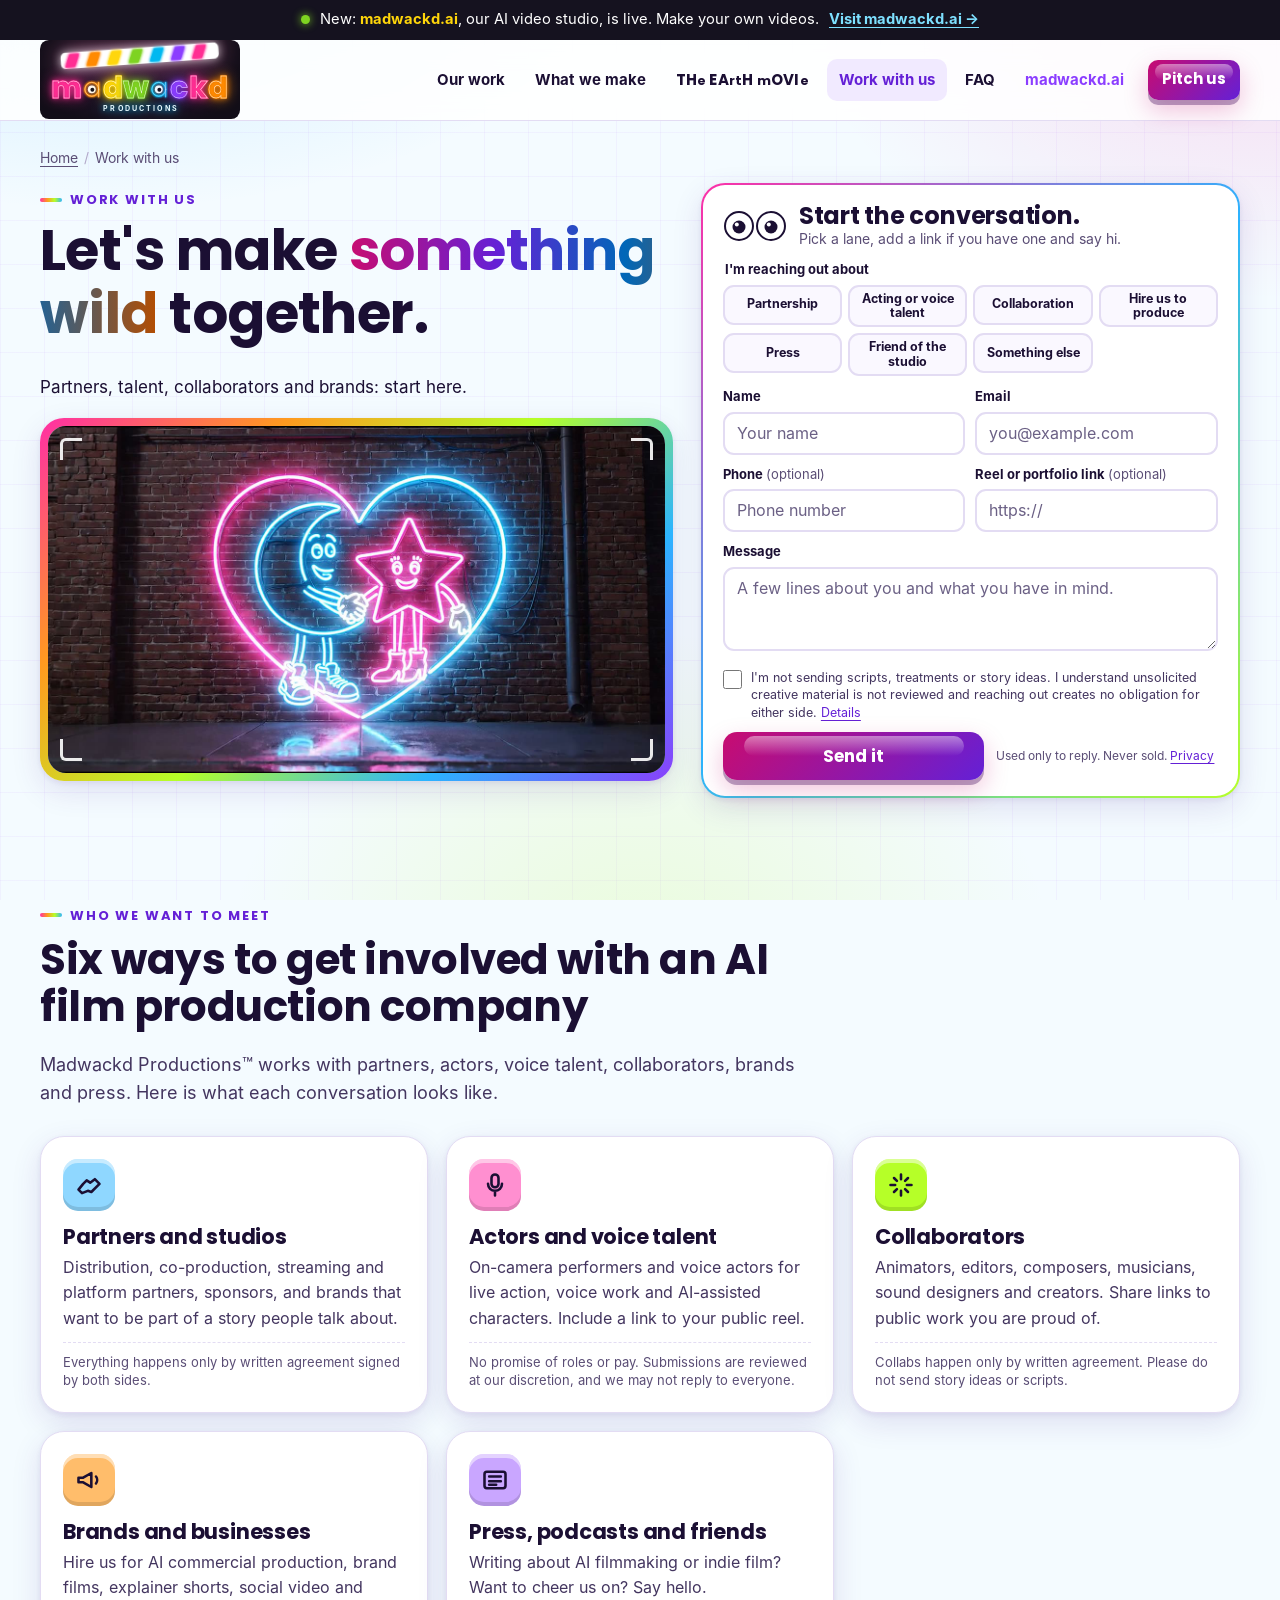
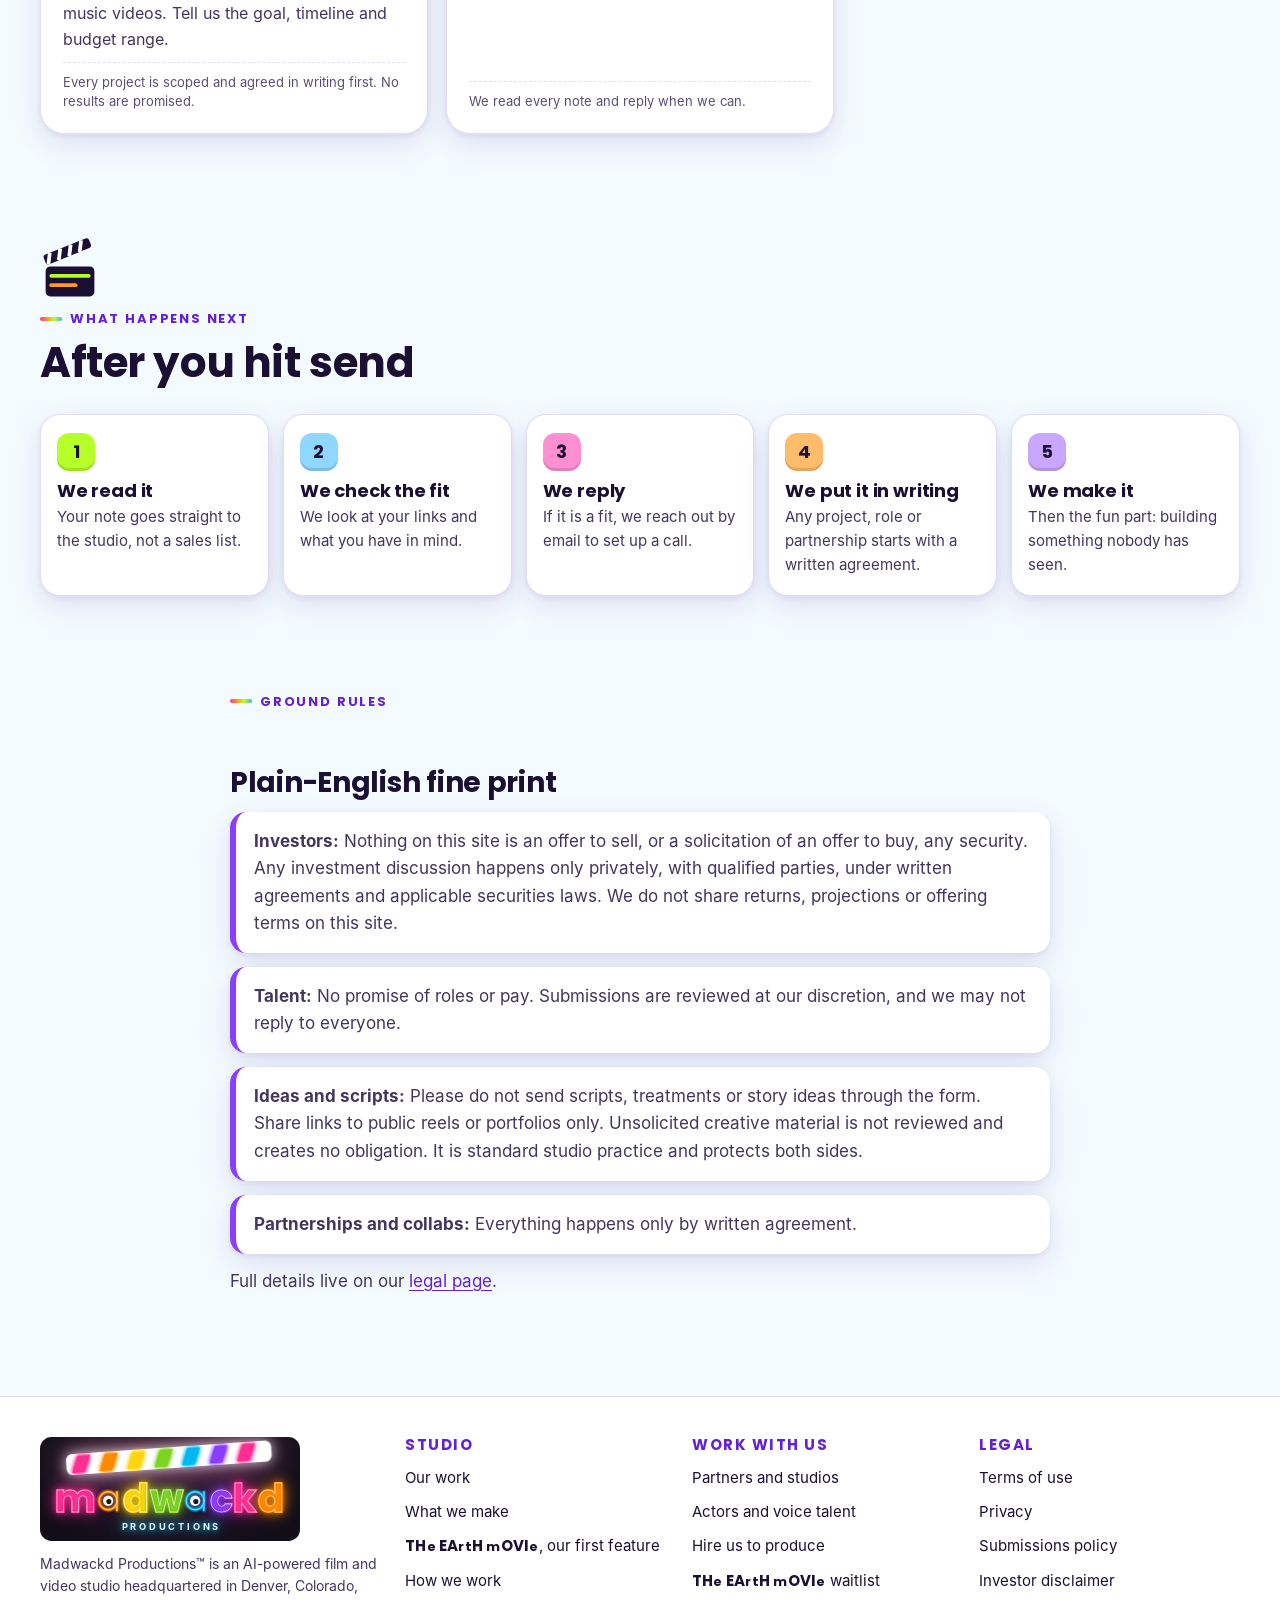
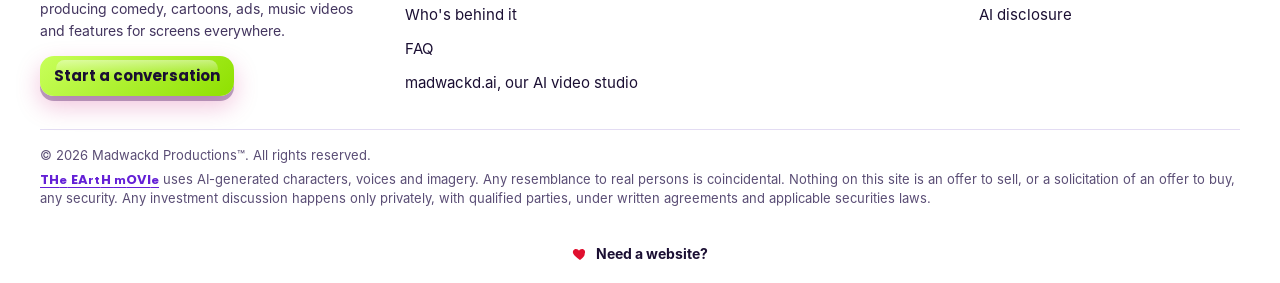
<file: work-with-us/index.html>
<!doctype html>
<html lang="en">
<head>
<meta charset="utf-8">
<meta name="viewport" content="width=device-width, initial-scale=1">
<meta http-equiv="Content-Security-Policy" content="default-src 'self'; script-src 'self'; style-src 'self'; img-src 'self' data:; media-src 'self'; font-src 'self'; connect-src https://clients.eyetoad.com; form-action https://clients.eyetoad.com; base-uri 'self'; object-src 'none'">
<meta name="referrer" content="strict-origin-when-cross-origin">
<title>Work With Madwackd&trade; | Partners, Talent and Collabs</title>
<meta name="description" content="Partner, act, collaborate or hire Madwackd Productions, an AI film production company in Denver. Start with one simple form.">
<meta name="robots" content="index,follow,max-image-preview:large,max-snippet:-1,max-video-preview:-1">
<link rel="canonical" href="https://www.madwackd.com/work-with-us/">
<meta name="theme-color" content="#ff2ea6">
<link rel="icon" href="/favicon.svg" type="image/svg+xml">
<link rel="icon" href="/favicon.ico" sizes="48x48">
<link rel="apple-touch-icon" href="/apple-touch-icon.png">
<link rel="manifest" href="/site.webmanifest">
<link rel="preload" href="/assets/fonts/poppins-700.woff" as="font" type="font/woff" crossorigin>
<link rel="stylesheet" href="/assets/site.css">
<link rel="stylesheet" href="/assets/earth-name.css?v=20261108a">
<meta property="og:type" content="website">
<meta property="og:site_name" content="Madwackd Productions">
<meta property="og:title" content="Work With Madwackd&trade; | Partners, Talent and Collabs">
<meta property="og:description" content="Partner, act, collaborate or hire Madwackd Productions, an AI film production company in Denver. Start with one simple form.">
<meta property="og:url" content="https://www.madwackd.com/work-with-us/">
<meta property="og:image" content="https://www.madwackd.com/assets/img/og-madwackd.jpg">
<meta property="og:image:width" content="1200">
<meta property="og:image:height" content="630">
<meta property="og:image:alt" content="Neon moon and star characters inside a neon heart, from the Madwackd music video What Love Really Is">
<meta property="og:locale" content="en_US">
<meta name="twitter:card" content="summary_large_image">
<meta name="twitter:title" content="Work With Madwackd&trade; | Partners, Talent and Collabs">
<meta name="twitter:description" content="Partner, act, collaborate or hire Madwackd Productions, an AI film production company in Denver. Start with one simple form.">
<meta name="twitter:image" content="https://www.madwackd.com/assets/img/og-madwackd.jpg">
<script type="application/ld+json">{"@context":"https://schema.org","@graph":[{"@type":"Organization","@id":"https://www.madwackd.com/#org","name":"Madwackd Productions","alternateName":["Madwackd","Mad Wackd Productions"],"url":"https://www.madwackd.com/","logo":{"@type":"ImageObject","url":"https://www.madwackd.com/assets/img/icon-512.png","width":512,"height":512},"image":"https://www.madwackd.com/assets/img/og-madwackd.jpg","description":"Madwackd Productions is an AI-powered film and video production studio headquartered in Denver, Colorado. It makes comedy shorts, animated cartoons, parody, ads and brand films, music videos, documentaries and the satirical feature film THe EArtH mOVIe.","slogan":"The AI movie studio with a wild streak.","founder":{"@id":"https://www.madwackd.com/#zach"},"foundingDate":"2026","address":{"@type":"PostalAddress","addressLocality":"Denver","addressRegion":"CO","addressCountry":"US"},"areaServed":"Worldwide","knowsAbout":["AI film production","AI animated shorts","Comedy shorts production","AI commercial production","Music video production","Independent film production","Satire and parody"]},{"@type":"Person","@id":"https://www.madwackd.com/#zach","name":"Zach Wennstedt","alternateName":"Zachary Tye Wennstedt","jobTitle":"Producer and Founder","worksFor":{"@id":"https://www.madwackd.com/#org"},"homeLocation":{"@type":"Place","name":"Denver, Colorado"},"url":"https://www.madwackd.com/#who","description":"Zach Wennstedt is a Denver entrepreneur, marketer since 2012 and sales leader who founded Madwackd Productions and is producing the satirical feature film THe EArtH mOVIe.","knowsAbout":["Film production","AI filmmaking","Marketing","Sales leadership"]},{"@type":"WebSite","@id":"https://www.madwackd.com/#site","url":"https://www.madwackd.com/","name":"Madwackd Productions","inLanguage":"en-US","publisher":{"@id":"https://www.madwackd.com/#org"}},{"@type":["WebPage","ContactPage"],"@id":"https://www.madwackd.com/work-with-us/#webpage","url":"https://www.madwackd.com/work-with-us/","name":"Work With Madwackd | Partners, Talent and Collabs","description":"Partner, act, collaborate or hire Madwackd Productions, an AI film production company in Denver. Start with one simple form.","isPartOf":{"@id":"https://www.madwackd.com/#site"},"about":{"@id":"https://www.madwackd.com/#org"},"inLanguage":"en-US","speakable":{"@type":"SpeakableSpecification","cssSelector":["h1",".lede",".speak"]},"breadcrumb":{"@id":"https://www.madwackd.com/work-with-us/#crumbs"}},{"@type":"BreadcrumbList","@id":"https://www.madwackd.com/work-with-us/#crumbs","itemListElement":[{"@type":"ListItem","position":1,"name":"Home","item":"https://www.madwackd.com/"},{"@type":"ListItem","position":2,"name":"Work with us","item":"https://www.madwackd.com/work-with-us/"}]}]}</script>
<script src="/assets/site.js" defer></script>
<script src="/lead-send.js" defer></script>
</head>
<body>
<a class="skip" href="#main">Skip to content</a>
<div class="ai-bar"><div class="wrap"><span class="ai-dot" aria-hidden="true"></span><span>New: <b>madwackd.ai</b>, our AI video studio, is live.<span class="ai-more"> Make your own videos.</span></span><a href="https://www.madwackd.ai/" rel="noopener">Visit madwackd.ai &rarr;</a></div></div>
<header class="top">
<div class="wrap">
<a class="brand neo-brand" href="/" aria-label="Madwackd Productions home"><span class="neo" aria-hidden="true"><svg class="neo-cap on nd16" viewBox="0 0 200 28"><defs><filter id="neoFs" x="-20%" y="-80%" width="140%" height="260%"><feGaussianBlur stdDeviation="2.2" result="b"/><feMerge><feMergeNode in="b"/><feMergeNode in="b"/><feMergeNode in="SourceGraphic"/></feMerge></filter></defs><g class="snap"><g transform="rotate(-4 4 26)"><rect x="4" y="6" width="192" height="18" rx="5" fill="#FFFFFF" stroke="#FFFFFF" stroke-width="2" class="neo-cap-bar"/><g filter="url(#neoFs)"><polygon points="14,7 26,7 20,23 8,23" fill="#FF2E93"/><polygon points="40,7 52,7 46,23 34,23" fill="#FF8A00"/><polygon points="66,7 78,7 72,23 60,23" fill="#FFD60A"/><polygon points="92,7 104,7 98,23 86,23" fill="#7ED321"/><polygon points="118,7 130,7 124,23 112,23" fill="#00B8F0"/><polygon points="144,7 156,7 150,23 138,23" fill="#8B3DFF"/><polygon points="170,7 182,7 176,23 164,23" fill="#FF2E93"/></g></g></g></svg><span class="neo-word"><span class="neo-tubes"><span class="on n-pk nd0">m</span><svg class="on neo-eye nd2" viewBox="0 0 50 46"><defs><filter id="neoFa" x="-50%" y="-50%" width="200%" height="200%"><feGaussianBlur stdDeviation="2.4" result="b"/><feMerge><feMergeNode in="b"/><feMergeNode in="b"/><feMergeNode in="SourceGraphic"/></feMerge></filter></defs><g filter="url(#neoFa)" fill="none" stroke="#FF8A00" stroke-width="4" stroke-linecap="round"><circle cx="22" cy="23" r="19.5"/><path d="M41 4 V44"/></g><g fill="none" stroke="#fff" stroke-width="1.2" stroke-linecap="round" opacity=".92"><circle cx="22" cy="23" r="19.5"/><path d="M41 4 V44"/></g><circle cx="22" cy="23" r="11" fill="#FFF8EE" class="neo-white-o"/><g class="pl"><circle cx="23.5" cy="24.5" r="5.5" fill="#15121F"/></g></svg><span class="on n-yl nd4">d</span><span class="on n-lm nd6">w</span><svg class="on neo-eye nd8" viewBox="0 0 50 46"><defs><filter id="neoFc" x="-50%" y="-50%" width="200%" height="200%"><feGaussianBlur stdDeviation="2.4" result="b"/><feMerge><feMergeNode in="b"/><feMergeNode in="b"/><feMergeNode in="SourceGraphic"/></feMerge></filter></defs><g filter="url(#neoFc)" fill="none" stroke="#00B8F0" stroke-width="4" stroke-linecap="round"><circle cx="22" cy="23" r="19.5"/><path d="M41 4 V44"/></g><g fill="none" stroke="#fff" stroke-width="1.2" stroke-linecap="round" opacity=".92"><circle cx="22" cy="23" r="19.5"/><path d="M41 4 V44"/></g><circle cx="22" cy="23" r="11" fill="#F2FCFF" class="neo-white-c"/><g class="pr"><circle cx="23.5" cy="24.5" r="5.5" fill="#15121F"/></g></svg><span class="on n-pu nd10">c</span><span class="on n-pk nd12">k</span><span class="on n-or nd14">d</span></span><span class="neo-core"><span class="on nd0">m</span><span class="neo-gap"></span><span class="on nd4">d</span><span class="on nd6">w</span><span class="neo-gap"></span><span class="on nd10">c</span><span class="on nd12">k</span><span class="on nd14">d</span></span></span><span class="neo-studio on nd18">productions</span></span><span class="sr-only">Madwackd Productions</span></a>
<button class="menu-btn" type="button" aria-expanded="false" aria-controls="nav" aria-label="Menu"><span></span><span></span><span></span></button>
<nav class="nav" id="nav" aria-label="Main">
<a href="/#work">Our work</a>
<a href="/#make">What we make</a>
<a href="/earth/"><span class="tem-sr">The Earth Movie</span><span class="tem-inline" aria-hidden="true">TH<i>e</i> EA<i>rt</i>H <i>m</i>OVI<i>e</i></span></a>
<a href="/work-with-us/" aria-current="page">Work with us</a>
<a href="/#faq">FAQ</a>
<a class="nav-ai" href="https://www.madwackd.ai/" rel="noopener">madwackd.ai</a>
<a class="btn sm" href="#inquire">Pitch us</a>
</nav>
</div>
</header>

<main id="main">
<section class="page-hero">
<div class="wrap">
<nav class="crumbs" aria-label="Breadcrumb"><ol><li><a href="/">Home</a></li><li aria-current="page">Work with us</li></ol></nav>
<div class="hero-grid">
<div>
<span class="kicker">Work with us</span>
<h1>Let's make <span class="candy">something wild</span> together.</h1>
<p class="lede">Partners, talent, collaborators and brands: start here.</p>
<div class="screen hide-m"><div class="screen-in"><img src="/assets/media/what-love-really-is.jpg" alt="Neon moon and star characters inside a neon heart, from the Madwackd music video What Love Really Is" width="1280" height="720" loading="lazy"><div class="hud" aria-hidden="true"><i></i><i></i><i></i><i></i></div></div></div>
</div>
<div class="form-card" id="inquire">
<div class="form-head"><span class="eyes " aria-hidden="true"><svg viewBox="0 0 64 32" focusable="false"><g class="eye"><circle class="eb" cx="16" cy="16" r="14"/><g class="pg"><circle class="pu" cx="16" cy="17" r="6.5"/><circle class="gl" cx="13.8" cy="14.4" r="2"/></g></g><g class="eye"><circle class="eb" cx="48" cy="16" r="14"/><g class="pg"><circle class="pu" cx="48" cy="17" r="6.5"/><circle class="gl" cx="45.8" cy="14.4" r="2"/></g></g></svg></span><div><h2>Start the conversation.</h2><p>Pick a lane, add a link if you have one and say hi.</p></div></div>
<form class="inq" novalidate data-u="aW5mbw==" data-d="ZXlldG9hZA==" data-t="Y29t">
<input type="hidden" name="_subject" value="New Madwackd.com inquiry">
<input type="hidden" name="_template" value="table">
<input type="hidden" name="_captcha" value="false">
<input type="hidden" name="Page" value="work-with-us">
<div class="hp" aria-hidden="true"><label>Leave this empty<input type="text" name="_honey" tabindex="-1" autocomplete="off"></label></div>
<fieldset><legend>I'm reaching out about</legend><div class="choices"><label class="choice"><input type="radio" name="Reaching out about" value="Partnership" required><span>Partnership</span></label><label class="choice"><input type="radio" name="Reaching out about" value="Acting or voice talent" required><span>Acting or voice talent</span></label><label class="choice"><input type="radio" name="Reaching out about" value="Collaboration" required><span>Collaboration</span></label><label class="choice"><input type="radio" name="Reaching out about" value="Hire us to produce" required><span>Hire us to produce</span></label><label class="choice"><input type="radio" name="Reaching out about" value="Press" required><span>Press</span></label><label class="choice"><input type="radio" name="Reaching out about" value="Friend of the studio" required><span>Friend of the studio</span></label><label class="choice"><input type="radio" name="Reaching out about" value="Something else" required><span>Something else</span></label></div></fieldset>
<p class="hint" aria-live="polite"></p>
<div class="row2">
<div class="field"><label class="lab" for="n-work-with-us">Name</label><input id="n-work-with-us" type="text" name="Name" autocomplete="name" placeholder="Your name" required maxlength="100"></div>
<div class="field"><label class="lab" for="e-work-with-us">Email</label><input id="e-work-with-us" type="email" name="email" autocomplete="email" placeholder="you@example.com" required maxlength="140"></div>
</div>
<div class="row2">
<div class="field"><label class="lab" for="p-work-with-us">Phone <span class="opt">(optional)</span></label><input id="p-work-with-us" type="tel" name="Phone" autocomplete="tel" placeholder="Phone number" maxlength="40"></div>
<div class="field"><label class="lab" for="l-work-with-us">Reel or portfolio link <span class="opt">(optional)</span></label><input id="l-work-with-us" type="url" name="Reel or portfolio" inputmode="url" placeholder="https://" maxlength="300"></div>
</div>
<div class="field"><label class="lab" for="m-work-with-us">Message</label><textarea id="m-work-with-us" name="Message" rows="3" placeholder="A few lines about you and what you have in mind." required minlength="10" maxlength="3000"></textarea></div>
<label class="agree"><input type="checkbox" name="Acknowledged" value="Yes: no unsolicited scripts, treatments or story ideas; no obligation created" required><span>I'm not sending scripts, treatments or story ideas. I understand unsolicited creative material is not reviewed and reaching out creates no obligation for either side. <a href="/legal/#submissions">Details</a></span></label>
<div class="form-foot"><button class="btn" type="submit" data-noconfetti>Send it</button><small>Used only to reply. Never sold. <a href="/legal/#privacy">Privacy</a></small></div>
<p class="status" role="status" aria-live="polite"></p>
</form>
</div>
</div>
</div>
</section>

<section class="band opp">
<div class="wrap">
<div class="sec-head"><span class="kicker">Who we want to meet</span><h2>Six ways to get involved with an AI film production company</h2><p class="speak">Madwackd Productions&trade; works with partners, actors, voice talent, collaborators, brands and press. Here is what each conversation looks like.</p></div>
<div class="grid g3"><article class="card"><div class="ico c-sky" aria-hidden="true"><svg viewBox="0 0 24 24"><path d="M7 11l3-3 3 2 4-3 4 4-7 7-3-1-5 2-3-3z"/></svg></div><h3>Partners and studios</h3><p>Distribution, co-production, streaming and platform partners, sponsors, and brands that want to be part of a story people talk about.</p><span class="legal-line">Everything happens only by written agreement signed by both sides.</span></article><article class="card"><div class="ico c-pink" aria-hidden="true"><svg viewBox="0 0 24 24"><rect x="9" y="3" width="6" height="11" rx="3"/><path d="M6 11a6 6 0 0012 0M12 17v4"/></svg></div><h3>Actors and voice talent</h3><p>On-camera performers and voice actors for live action, voice work and AI-assisted characters. Include a link to your public reel.</p><span class="legal-line">No promise of roles or pay. Submissions are reviewed at our discretion, and we may not reply to everyone.</span></article><article class="card"><div class="ico c-lime" aria-hidden="true"><svg viewBox="0 0 24 24"><path d="M12 3v4M12 17v4M3 12h4M17 12h4M6 6l2.5 2.5M15.5 15.5L18 18M18 6l-2.5 2.5M8.5 15.5L6 18"/></svg></div><h3>Collaborators</h3><p>Animators, editors, composers, musicians, sound designers and creators. Share links to public work you are proud of.</p><span class="legal-line">Collabs happen only by written agreement. Please do not send story ideas or scripts.</span></article><article class="card"><div class="ico c-orange" aria-hidden="true"><svg viewBox="0 0 24 24"><path d="M3 10v4h4l7 4V6L7 10z"/><path d="M18 9c1.3 1.6 1.3 4.4 0 6"/></svg></div><h3>Brands and businesses</h3><p>Hire us for AI commercial production, brand films, explainer shorts, social video and music videos. Tell us the goal, timeline and budget range.</p><span class="legal-line">Every project is scoped and agreed in writing first. No results are promised.</span></article><article class="card"><div class="ico c-purple" aria-hidden="true"><svg viewBox="0 0 24 24"><rect x="3" y="5" width="18" height="14" rx="2"/><path d="M7 9h10M7 13h10M7 16h6"/></svg></div><h3>Press, podcasts and friends</h3><p>Writing about AI filmmaking or indie film? Want to cheer us on? Say hello.</p><span class="legal-line">We read every note and reply when we can.</span></article></div>
</div>
</section>

<section class="band tight">
<div class="wrap">
<div class="sec-head"><svg class="clap" viewBox="0 0 64 64" aria-hidden="true" focusable="false"><rect x="6" y="26" width="52" height="32" rx="5" fill="#1b0f33"/><rect x="10" y="34" width="44" height="4" rx="2" fill="#b6ff28"/><rect x="10" y="44" width="30" height="4" rx="2" fill="#ff9a1f"/><g class="arm"><rect x="6" y="14" width="52" height="11" rx="3" fill="#1b0f33"/><path d="M14 14l-6 11M26 14l-6 11M38 14l-6 11M50 14l-6 11" stroke="#fff" stroke-width="4"/></g></svg><span class="kicker">What happens next</span><h2>After you hit send</h2></div>
<ol class="steps">
<li><h3>We read it</h3><p>Your note goes straight to the studio, not a sales list.</p></li>
<li><h3>We check the fit</h3><p>We look at your links and what you have in mind.</p></li>
<li><h3>We reply</h3><p>If it is a fit, we reach out by email to set up a call.</p></li>
<li><h3>We put it in writing</h3><p>Any project, role or partnership starts with a written agreement.</p></li>
<li><h3>We make it</h3><p>Then the fun part: building something nobody has seen.</p></li>
</ol>
</div>
</section>

<section class="band tight">
<div class="wrap prose">
<span class="kicker">Ground rules</span>
<h2>Plain-English fine print</h2>
<div class="legal-box"><p><strong>Investors:</strong> Nothing on this site is an offer to sell, or a solicitation of an offer to buy, any security. Any investment discussion happens only privately, with qualified parties, under written agreements and applicable securities laws. We do not share returns, projections or offering terms on this site.</p></div>
<div class="legal-box"><p><strong>Talent:</strong> No promise of roles or pay. Submissions are reviewed at our discretion, and we may not reply to everyone.</p></div>
<div class="legal-box"><p><strong>Ideas and scripts:</strong> Please do not send scripts, treatments or story ideas through the form. Share links to public reels or portfolios only. Unsolicited creative material is not reviewed and creates no obligation. It is standard studio practice and protects both sides.</p></div>
<div class="legal-box"><p><strong>Partnerships and collabs:</strong> Everything happens only by written agreement.</p></div>
<p>Full details live on our <a href="/legal/">legal page</a>.</p>
</div>
</section>
</main>
<footer class="foot">
<div class="wrap">
<div class="foot-grid">
<div>
<a class="neo-brand neo-foot-link" href="/" aria-label="Madwackd Productions home"><span class="neo neo-foot" aria-hidden="true"><svg class="neo-cap on nd16" viewBox="0 0 200 28"><defs><filter id="neoFsf" x="-20%" y="-80%" width="140%" height="260%"><feGaussianBlur stdDeviation="2.2" result="b"/><feMerge><feMergeNode in="b"/><feMergeNode in="b"/><feMergeNode in="SourceGraphic"/></feMerge></filter></defs><g class="snap"><g transform="rotate(-4 4 26)"><rect x="4" y="6" width="192" height="18" rx="5" fill="#FFFFFF" stroke="#FFFFFF" stroke-width="2" class="neo-cap-bar"/><g filter="url(#neoFsf)"><polygon points="14,7 26,7 20,23 8,23" fill="#FF2E93"/><polygon points="40,7 52,7 46,23 34,23" fill="#FF8A00"/><polygon points="66,7 78,7 72,23 60,23" fill="#FFD60A"/><polygon points="92,7 104,7 98,23 86,23" fill="#7ED321"/><polygon points="118,7 130,7 124,23 112,23" fill="#00B8F0"/><polygon points="144,7 156,7 150,23 138,23" fill="#8B3DFF"/><polygon points="170,7 182,7 176,23 164,23" fill="#FF2E93"/></g></g></g></svg><span class="neo-word"><span class="neo-tubes"><span class="on n-pk nd0">m</span><svg class="on neo-eye nd2" viewBox="0 0 50 46"><defs><filter id="neoFaf" x="-50%" y="-50%" width="200%" height="200%"><feGaussianBlur stdDeviation="2.4" result="b"/><feMerge><feMergeNode in="b"/><feMergeNode in="b"/><feMergeNode in="SourceGraphic"/></feMerge></filter></defs><g filter="url(#neoFaf)" fill="none" stroke="#FF8A00" stroke-width="4" stroke-linecap="round"><circle cx="22" cy="23" r="19.5"/><path d="M41 4 V44"/></g><g fill="none" stroke="#fff" stroke-width="1.2" stroke-linecap="round" opacity=".92"><circle cx="22" cy="23" r="19.5"/><path d="M41 4 V44"/></g><circle cx="22" cy="23" r="11" fill="#FFF8EE" class="neo-white-o"/><g class="pl"><circle cx="23.5" cy="24.5" r="5.5" fill="#15121F"/></g></svg><span class="on n-yl nd4">d</span><span class="on n-lm nd6">w</span><svg class="on neo-eye nd8" viewBox="0 0 50 46"><defs><filter id="neoFcf" x="-50%" y="-50%" width="200%" height="200%"><feGaussianBlur stdDeviation="2.4" result="b"/><feMerge><feMergeNode in="b"/><feMergeNode in="b"/><feMergeNode in="SourceGraphic"/></feMerge></filter></defs><g filter="url(#neoFcf)" fill="none" stroke="#00B8F0" stroke-width="4" stroke-linecap="round"><circle cx="22" cy="23" r="19.5"/><path d="M41 4 V44"/></g><g fill="none" stroke="#fff" stroke-width="1.2" stroke-linecap="round" opacity=".92"><circle cx="22" cy="23" r="19.5"/><path d="M41 4 V44"/></g><circle cx="22" cy="23" r="11" fill="#F2FCFF" class="neo-white-c"/><g class="pr"><circle cx="23.5" cy="24.5" r="5.5" fill="#15121F"/></g></svg><span class="on n-pu nd10">c</span><span class="on n-pk nd12">k</span><span class="on n-or nd14">d</span></span><span class="neo-core"><span class="on nd0">m</span><span class="neo-gap"></span><span class="on nd4">d</span><span class="on nd6">w</span><span class="neo-gap"></span><span class="on nd10">c</span><span class="on nd12">k</span><span class="on nd14">d</span></span></span><span class="neo-studio on nd18">productions</span></span><span class="sr-only">Madwackd Productions</span></a>
<p>Madwackd Productions&trade; is an AI-powered film and video studio headquartered in Denver, Colorado, producing comedy, cartoons, ads, music videos and features for screens everywhere.</p>
<a class="btn sm lime" href="/work-with-us/#inquire">Start a conversation</a>
</div>
<div>
<h3>Studio</h3>
<ul>
<li><a href="/#work">Our work</a></li>
<li><a href="/#make">What we make</a></li>
<li><a href="/earth/"><span class="tem-sr">The Earth Movie</span><span class="tem-inline" aria-hidden="true">TH<i>e</i> EA<i>rt</i>H <i>m</i>OVI<i>e</i></span>, our first feature</a></li>
<li><a href="/#how">How we work</a></li>
<li><a href="/#who">Who's behind it</a></li>
<li><a href="/#faq">FAQ</a></li>
<li><a href="https://www.madwackd.ai/" rel="noopener">madwackd.ai, our AI video studio</a></li>
</ul>
</div>
<div>
<h3>Work with us</h3>
<ul>
<li><a href="/work-with-us/?about=partnership#inquire">Partners and studios</a></li>
<li><a href="/work-with-us/?about=talent#inquire">Actors and voice talent</a></li>
<li><a href="/work-with-us/?about=produce#inquire">Hire us to produce</a></li>
<li><a href="https://www.theearthmovie.com/" rel="noopener" target="_blank"><span class="tem-sr">The Earth Movie</span><span class="tem-inline" aria-hidden="true">TH<i>e</i> EA<i>rt</i>H <i>m</i>OVI<i>e</i></span> waitlist</a></li>
</ul>
</div>
<div>
<h3>Legal</h3>
<ul>
<li><a href="/legal/#terms">Terms of use</a></li>
<li><a href="/legal/#privacy">Privacy</a></li>
<li><a href="/legal/#submissions">Submissions policy</a></li>
<li><a href="/legal/#investors">Investor disclaimer</a></li>
<li><a href="/legal/#ai">AI disclosure</a></li>
</ul>
</div>
</div>
<div class="legal-strip">
<p>&copy; 2026 Madwackd Productions&trade;. All rights reserved.</p>
<p><a href="https://www.theearthmovie.com/" rel="noopener"><span class="tem-sr">The Earth Movie</span><span class="tem-inline" aria-hidden="true">TH<i>e</i> EA<i>rt</i>H <i>m</i>OVI<i>e</i></span></a> uses AI-generated characters, voices and imagery. Any resemblance to real persons is coincidental. Nothing on this site is an offer to sell, or a solicitation of an offer to buy, any security. Any investment discussion happens only privately, with qualified parties, under written agreements and applicable securities laws.</p>
</div>
</div>
<div class="heart-sig"><svg class="heart" viewBox="0 0 24 24" aria-hidden="true" focusable="false"><path d="M12 21s-7.5-4.6-10-9.3C.3 8.4 2.2 4.5 6 4.5c2.3 0 3.6 1.3 4.5 2.6.9-1.3 2.2-2.6 4.5-2.6 3.8 0 5.7 3.9 4 7.2C19.5 16.4 12 21 12 21z"/></svg><a href="https://eyetoad.com/" rel="noopener">Need a website?</a></div>
</footer>
</body>
</html>
</file>
<file: assets/site.css>
@font-face{font-family:"Poppins";src:url("/assets/fonts/poppins-700.woff") format("woff");font-weight:700;font-display:swap}
@font-face{font-family:"Inter";src:url("/assets/fonts/inter-400.woff") format("woff");font-weight:400;font-display:swap}
@font-face{font-family:"Inter";src:url("/assets/fonts/inter-700.woff") format("woff");font-weight:700;font-display:swap}
:root{
--ink:#1b0f33;--ink2:#43355f;--muted:#5a4d75;
--pink:#ff2ea6;--pinkd:#c80c70;--lime:#b6ff28;--limed:#3f7d00;--orange:#ff9a1f;--oranged:#b54d00;
--sky:#2bb4ff;--skyd:#0067b8;--purple:#8a3ffc;--purpled:#6420d6;--yellow:#ffd83a;
--bg:#f4fbff;--card:#ffffff;--line:#e3dcf3;
--r:16px;--r2:24px;
--shadow:0 10px 30px rgba(66,26,140,.12),0 2px 6px rgba(66,26,140,.08);
--disp:"Poppins",system-ui,-apple-system,"Segoe UI",Roboto,Arial,sans-serif;
--body:"Inter",system-ui,-apple-system,"Segoe UI",Roboto,Arial,sans-serif;
color-scheme:light}
*,*::before,*::after{box-sizing:border-box}
html{scroll-behavior:smooth;-webkit-text-size-adjust:100%}
body{margin:0;font-family:var(--body);font-size:17px;line-height:1.6;color:var(--ink);background:var(--bg);overflow-x:hidden}
body::before{content:"";position:fixed;inset:0;z-index:-1;pointer-events:none;
background:radial-gradient(900px 500px at 8% -10%,rgba(43,180,255,.22),transparent 60%),radial-gradient(800px 500px at 100% 0%,rgba(255,46,166,.16),transparent 60%),radial-gradient(700px 600px at 50% 110%,rgba(182,255,40,.18),transparent 60%),
linear-gradient(rgba(138,63,252,.05) 1px,transparent 1px) 0 0/44px 44px,linear-gradient(90deg,rgba(138,63,252,.05) 1px,transparent 1px) 0 0/44px 44px,var(--bg)}
img,video,svg{max-width:100%;display:block}
a{color:var(--purpled);text-underline-offset:3px}
a:hover{color:var(--pinkd)}
h1,h2,h3{font-family:var(--disp);font-weight:700;line-height:1.12;letter-spacing:-.01em;margin:0 0 .5em}
h1{font-size:clamp(30px,4.6vw,56px)}
h2{font-size:clamp(28px,3.4vw,42px)}
h3{font-size:21px}
p{margin:0 0 1em}
.wrap{width:min(1200px,100% - 32px);margin-inline:auto}
.sr{position:absolute!important;width:1px;height:1px;overflow:hidden;clip:rect(0 0 0 0);white-space:nowrap}
.skip{position:absolute;left:12px;top:-60px;z-index:100;background:var(--ink);color:#fff;padding:10px 14px;border-radius:10px}
.skip:focus{top:12px;color:#fff}
:focus-visible{outline:3px solid var(--purple);outline-offset:3px}
.candy{background:linear-gradient(90deg,var(--pinkd),var(--purpled) 35%,var(--skyd) 65%,var(--oranged));-webkit-background-clip:text;background-clip:text;color:transparent}
.kicker{display:inline-flex;align-items:center;gap:8px;font:700 13px/1 var(--disp);letter-spacing:.14em;text-transform:uppercase;color:var(--purpled);margin-bottom:14px}
.kicker::before{content:"";width:22px;height:4px;border-radius:2px;background:linear-gradient(90deg,var(--pink),var(--orange),var(--lime),var(--sky))}

.top{position:sticky;top:0;z-index:50;background:rgba(255,255,255,.86);backdrop-filter:blur(12px);-webkit-backdrop-filter:blur(12px);border-bottom:1px solid var(--line)}
.top .wrap{display:flex;align-items:center;gap:16px;height:64px}
.brand{display:flex;align-items:center;gap:10px;text-decoration:none;color:var(--ink)}
.brand-screen{width:92px;height:52px;border-radius:10px;overflow:hidden;border:2px solid #fff;box-shadow:0 0 0 2px var(--pink),0 4px 12px rgba(200,12,112,.25);flex:none}
.brand-screen img{width:100%;height:100%;object-fit:cover}
.brand b{font:700 17px/1 var(--disp);letter-spacing:.02em}
.brand small{display:block;font:700 10px/1.3 var(--body);letter-spacing:.2em;color:var(--muted)}
.nav{margin-left:auto;display:flex;align-items:center;gap:6px}
.nav a{padding:9px 12px;border-radius:10px;font-weight:700;font-size:15px;color:var(--ink);text-decoration:none}
.nav a:hover,.nav a[aria-current=page]{background:#f1eaff;color:var(--purpled)}
.menu-btn{display:none;margin-left:auto;width:46px;height:42px;border-radius:12px;border:2px solid var(--ink);background:#fff;cursor:pointer;padding:0;align-items:center;justify-content:center}
.menu-btn span{display:block;width:20px;height:2px;background:var(--ink);margin:4px auto;transition:transform .2s}
.menu-btn[aria-expanded=true] span:nth-child(1){transform:translateY(6px) rotate(45deg)}
.menu-btn[aria-expanded=true] span:nth-child(2){opacity:0}
.menu-btn[aria-expanded=true] span:nth-child(3){transform:translateY(-6px) rotate(-45deg)}

.btn{--b1:var(--pinkd);--b2:var(--purpled);position:relative;display:inline-flex;align-items:center;justify-content:center;gap:8px;min-height:48px;padding:12px 20px;border-radius:14px;border:0;cursor:pointer;
font:700 17px/1.1 var(--disp);color:#fff;text-decoration:none;background:linear-gradient(135deg,var(--b1),var(--b2));box-shadow:0 5px 0 rgba(60,10,90,.35),0 10px 24px rgba(200,12,112,.25);transition:transform .15s,box-shadow .15s;overflow:hidden;isolation:isolate}
.btn::before{content:"";position:absolute;left:8%;right:8%;top:4px;height:42%;border-radius:12px;background:linear-gradient(rgba(255,255,255,.45),rgba(255,255,255,0));z-index:-1}
.btn:hover{color:#fff;transform:translateY(-2px);box-shadow:0 7px 0 rgba(60,10,90,.35),0 14px 28px rgba(200,12,112,.3)}
.btn:active{transform:translateY(3px);box-shadow:0 2px 0 rgba(60,10,90,.35)}
.btn.sm{min-height:40px;padding:8px 14px;font-size:15px}
.btn.lime{--b1:#c8ff5a;--b2:#8fe000;color:var(--ink)}
.btn.lime:hover{color:var(--ink)}
.btn.sky{--b1:#1d8fe0;--b2:var(--skyd)}
.btn.ghost{background:#fff;color:var(--ink);box-shadow:0 0 0 2px var(--ink),0 5px 0 var(--ink)}
.btn.ghost:hover{color:var(--ink);box-shadow:0 0 0 2px var(--ink),0 7px 0 var(--ink)}
.btn.ghost::before{display:none}
.nav .btn{color:#fff;margin-left:6px}
.nav .btn:hover{background:linear-gradient(135deg,var(--b1),var(--b2));color:#fff}

.hero{padding:22px 0 40px}
.hero-grid{display:grid;grid-template-columns:minmax(0,1.08fr) minmax(0,.92fr);gap:28px;align-items:start}
.hero h1{margin-bottom:10px}
.hero .lede{font-size:19px;color:var(--ink2);margin-bottom:16px;max-width:36em}
.screen{position:relative;border-radius:var(--r2);padding:8px;background:linear-gradient(135deg,var(--pink),var(--orange),var(--lime),var(--sky),var(--purple));box-shadow:var(--shadow)}
.screen-in{position:relative;border-radius:18px;overflow:hidden;background:#cfeeff;aspect-ratio:16/9}
.screen-in video,.screen-in img{width:100%;height:100%;object-fit:cover}
.hud{position:absolute;inset:0;pointer-events:none}
.hud i{position:absolute;width:22px;height:22px;border:3px solid #fff;opacity:.9}
.hud i:nth-child(1){left:12px;top:12px;border-right:0;border-bottom:0;border-radius:6px 0 0 0}
.hud i:nth-child(2){right:12px;top:12px;border-left:0;border-bottom:0;border-radius:0 6px 0 0}
.hud i:nth-child(3){left:12px;bottom:12px;border-right:0;border-top:0;border-radius:0 0 0 6px}
.hud i:nth-child(4){right:12px;bottom:12px;border-left:0;border-top:0;border-radius:0 0 6px 0}
.tc{position:absolute;top:14px;left:44px;display:flex;align-items:center;gap:6px;padding:4px 8px;border-radius:8px;background:rgba(27,15,51,.72);color:#fff;font:700 11px/1 ui-monospace,Menlo,Consolas,monospace;letter-spacing:.08em}
.tc::before{content:"";width:8px;height:8px;border-radius:50%;background:#ff3b5c;animation:rec 2.4s ease-in-out infinite}
@keyframes rec{50%{opacity:.35}}
.screen-ctrl{position:absolute;right:14px;bottom:14px;display:flex;gap:8px}
.chip-btn{display:inline-flex;align-items:center;gap:7px;min-height:40px;padding:8px 13px;border-radius:12px;border:2px solid #fff;background:rgba(27,15,51,.78);color:#fff;font:700 14px/1 var(--disp);cursor:pointer}
.chip-btn:hover{background:var(--purpled)}
.chip-btn svg{width:16px;height:16px;fill:currentColor}
.hero-cta{display:flex;flex-wrap:wrap;gap:12px;margin-top:16px}

.form-card{position:relative;background:var(--card);border-radius:var(--r2);padding:18px 20px 16px;box-shadow:var(--shadow);border:2px solid transparent;background-image:linear-gradient(#fff,#fff),linear-gradient(135deg,var(--pink),var(--sky),var(--lime));background-origin:border-box;background-clip:padding-box,border-box;scroll-margin-top:84px}
.form-head{display:flex;align-items:center;gap:12px;margin-bottom:10px}
.form-head h2{font-size:24px;margin:0}
.form-head p{margin:0;font-size:14px;color:var(--muted);line-height:1.35}
.form-head .eyes{width:64px;flex:none}
fieldset{border:0;padding:0;margin:0 0 10px;min-width:0}
legend,.lab{display:block;font-weight:700;font-size:13px;margin-bottom:5px;color:var(--ink)}
.opt{font-weight:400;color:var(--muted)}
.choices{display:grid;grid-template-columns:repeat(4,minmax(0,1fr));gap:6px}
.choice{position:relative}
.choice input{position:absolute;opacity:0;inset:0;margin:0;cursor:pointer}
.choice span{display:flex;align-items:center;justify-content:center;text-align:center;min-height:40px;padding:5px 6px;border-radius:11px;border:2px solid var(--line);background:#faf8ff;font:700 12.5px/1.15 var(--body);color:var(--ink);transition:background .15s,border-color .15s,transform .15s;cursor:pointer}
.choice:nth-child(4n+1) input:checked+span{background:#ffe0f2;border-color:var(--pinkd)}
.choice:nth-child(4n+2) input:checked+span{background:#e9ffc7;border-color:var(--limed)}
.choice:nth-child(4n+3) input:checked+span{background:#ffeccf;border-color:var(--oranged)}
.choice:nth-child(4n+4) input:checked+span{background:#dff2ff;border-color:var(--skyd)}
.choice input:checked+span{transform:translateY(-1px);box-shadow:0 3px 0 rgba(27,15,51,.2)}
.choice input:focus-visible+span{outline:3px solid var(--purple);outline-offset:2px}
.choice span:hover{border-color:var(--purple)}
.row2{display:grid;grid-template-columns:1fr 1fr;gap:10px}
.field{margin-bottom:9px;min-width:0}
input[type=text],input[type=email],input[type=tel],input[type=url],textarea{width:100%;min-height:42px;padding:9px 12px;border-radius:11px;border:2px solid var(--line);background:#fff;font:400 16px/1.3 var(--body);color:var(--ink)}
textarea{min-height:74px;resize:vertical}
input:focus,textarea:focus{border-color:var(--purple);outline:none;box-shadow:0 0 0 4px rgba(138,63,252,.15)}
input::placeholder,textarea::placeholder{color:#6b6085}
.hint{display:none;margin:0 0 9px;padding:8px 11px;border-radius:10px;background:#f4efff;border-left:4px solid var(--purple);font-size:13px;line-height:1.4;color:var(--ink2)}
.hint.on{display:block}
.agree{display:flex;gap:9px;align-items:flex-start;font-size:12.5px;line-height:1.4;color:var(--ink2);margin:2px 0 11px}
.agree input{width:19px;height:19px;flex:none;margin:1px 0 0;accent-color:var(--pinkd)}
.form-foot{display:flex;align-items:center;gap:12px;flex-wrap:wrap}
.form-foot .btn{flex:1 1 200px}
.form-foot small{flex:1 1 160px;font-size:12px;line-height:1.35;color:var(--muted)}
.status{margin:10px 0 0;font-weight:700;font-size:14px;line-height:1.4;min-height:0}
.status:empty{display:none}
.status.ok{color:#256400}
.status.warn{color:#8a4300}
.status.err{color:#b00038}
.hp{display:none}

.eyes{display:inline-block;width:56px;vertical-align:middle}
.eyes .eb{fill:#fff;stroke:var(--ink);stroke-width:2}
.eyes .pu{fill:var(--ink)}
.eyes .gl{fill:#fff}

.band{padding:64px 0}
.band.tight{padding:44px 0}
.sec-head{max-width:760px;margin-bottom:28px}
.sec-head p{font-size:18px;color:var(--ink2)}
.sec-head h2 .eyes{width:62px;margin-left:8px;transform:translateY(-4px)}

.ribbon{overflow:hidden;background:linear-gradient(90deg,#ff7cc6,var(--orange),var(--yellow),var(--lime),#7fd0ff,#c9a6ff);padding:12px 0;transform:rotate(-1.2deg);margin:0 -10px;box-shadow:0 6px 18px rgba(66,26,140,.15)}
.ribbon-track{display:flex;width:max-content;animation:marq 40s linear infinite}
.ribbon span{font:700 18px/1 var(--disp);letter-spacing:.08em;color:var(--ink);padding:0 22px;white-space:nowrap}
.ribbon span::after{content:"\2022";margin-left:44px;color:#fff}
@keyframes marq{to{transform:translateX(-50%)}}

.grid{display:grid;gap:18px}
.g3{grid-template-columns:repeat(3,minmax(0,1fr))}
.g4{grid-template-columns:repeat(4,minmax(0,1fr))}
.g2{grid-template-columns:repeat(2,minmax(0,1fr))}
.card{position:relative;background:#fff;border-radius:var(--r2);padding:22px;box-shadow:var(--shadow);border:1px solid var(--line);transition:transform .2s,box-shadow .2s}
.card:hover{transform:translateY(-4px) rotate(-.3deg);box-shadow:0 18px 40px rgba(66,26,140,.16)}
.card h3{margin-bottom:6px}
.card p{margin:0;color:var(--ink2);font-size:16px}
.ico{width:52px;height:52px;border-radius:15px;display:grid;place-items:center;margin-bottom:14px;box-shadow:inset 0 -4px 0 rgba(0,0,0,.12),inset 0 4px 0 rgba(255,255,255,.5)}
.ico svg{width:28px;height:28px;fill:none;stroke:var(--ink);stroke-width:2.2;stroke-linecap:round;stroke-linejoin:round}
.c-pink{background:#ff8fd0}.c-lime{background:var(--lime)}.c-orange{background:#ffbd6b}.c-sky{background:#8fd7ff}.c-purple{background:#c9a6ff}.c-yellow{background:var(--yellow)}
.card.feature{grid-column:span 2;background:linear-gradient(135deg,#fff4fb,#f1fbff);border:2px solid #ffc4e6}
.tag{display:inline-block;font:700 11px/1 var(--body);letter-spacing:.14em;text-transform:uppercase;padding:6px 9px;border-radius:8px;background:var(--ink);color:#fff;margin-bottom:10px}

.space{position:relative;color:#fff;background:#0b0820;border-radius:32px;overflow:hidden;box-shadow:var(--shadow)}
.space::before{content:"";position:absolute;inset:0;background:radial-gradient(1px 1px at 20% 30%,#fff,transparent),radial-gradient(1px 1px at 70% 20%,#fff,transparent),radial-gradient(1.5px 1.5px at 40% 80%,#fff,transparent),radial-gradient(1px 1px at 85% 65%,#fff,transparent),radial-gradient(600px 300px at 80% 100%,rgba(43,180,255,.25),transparent);pointer-events:none}
.space-grid{position:relative;display:grid;grid-template-columns:minmax(0,1.1fr) minmax(0,.9fr);gap:30px;align-items:center;padding:34px}
.space h2,.space h3{color:#fff}
.space p{color:#e6e0ff}
.space .kicker{color:var(--lime)}
.space a:not(.btn){color:var(--lime)}
.space .screen-in{background:#000}
.facts{display:flex;flex-wrap:wrap;gap:8px;margin:0 0 18px;padding:0;list-style:none}
.facts li{padding:7px 11px;border-radius:10px;background:rgba(255,255,255,.1);border:1px solid rgba(255,255,255,.25);font-weight:700;font-size:14px;color:#fff}

.toy{display:grid;grid-template-columns:minmax(0,.85fr) minmax(0,1.15fr);gap:28px;align-items:center}
.poster{position:relative;aspect-ratio:3/4;max-width:360px;margin-inline:auto;width:100%;border-radius:20px;padding:22px 20px;display:flex;flex-direction:column;justify-content:space-between;color:#fff;
background:linear-gradient(160deg,var(--p1,#c80c70),var(--p2,#6420d6));box-shadow:0 24px 50px rgba(66,26,140,.3),inset 0 0 0 6px rgba(255,255,255,.25);overflow:hidden;transition:transform .35s}
.poster::after{content:"";position:absolute;inset:-40% -40% auto auto;width:80%;height:80%;background:radial-gradient(circle,rgba(255,255,255,.35),transparent 60%)}
.poster.p0{--p1:#c80c70;--p2:#6420d6}.poster.p1{--p1:#b84300;--p2:#c80c70}.poster.p2{--p1:#0067b8;--p2:#6420d6}.poster.p3{--p1:#3f7d00;--p2:#0067b8}.poster.p4{--p1:#6420d6;--p2:#c80c70}.poster.p5{--p1:#b54d00;--p2:#3f7d00}
.poster.spin{animation:pop .5s ease}
@keyframes pop{0%{transform:scale(.94) rotate(-2deg)}60%{transform:scale(1.03) rotate(1deg)}100%{transform:none}}
.poster .eyes{width:120px;margin:4px auto 0}
.poster .eyes .eb{stroke:#1b0f33}
.p-genre{font:700 12px/1 var(--body);letter-spacing:.2em;text-transform:uppercase;opacity:.95}
.p-title{font:700 clamp(26px,3vw,34px)/1.05 var(--disp);text-shadow:3px 3px 0 rgba(27,15,51,.35);margin:10px 0}
.p-line{font-size:15px;line-height:1.45;margin:0;color:#fff}
.p-foot{display:flex;justify-content:space-between;font:700 11px/1.2 var(--body);letter-spacing:.1em;text-transform:uppercase;border-top:1px solid rgba(255,255,255,.4);padding-top:10px}
.toy-ctrls{display:flex;flex-wrap:wrap;gap:12px;margin:18px 0 10px}
.fine{font-size:13px;color:var(--muted)}

.steps{counter-reset:s;display:grid;grid-template-columns:repeat(5,minmax(0,1fr));gap:14px;list-style:none;padding:0;margin:0}
.steps li{position:relative;background:#fff;border-radius:20px;padding:18px 16px;border:1px solid var(--line);box-shadow:var(--shadow)}
.steps li::before{counter-increment:s;content:counter(s);display:grid;place-items:center;width:38px;height:38px;border-radius:12px;margin-bottom:10px;font:700 18px/1 var(--disp);color:var(--ink);background:var(--lime);box-shadow:inset 0 -3px 0 rgba(0,0,0,.12)}
.steps li:nth-child(2)::before{background:#8fd7ff}.steps li:nth-child(3)::before{background:#ff8fd0}.steps li:nth-child(4)::before{background:#ffbd6b}.steps li:nth-child(5)::before{background:#c9a6ff}
.steps h3{font-size:18px;margin-bottom:4px}
.steps p{font-size:15px;color:var(--ink2);margin:0}
.who-tag{font:700 11px/1 var(--body);letter-spacing:.12em;text-transform:uppercase;color:var(--purpled);margin-top:8px;display:block}
.honest{margin-top:18px;padding:14px 18px;border-radius:16px;background:#fff;border:2px dashed var(--purple);font-size:15px;color:var(--ink2)}

.reel{width:64px;height:64px;animation:spin 14s linear infinite}
@keyframes spin{to{transform:rotate(360deg)}}
.clap{width:60px;height:60px;overflow:visible}
.clap .arm{transform-origin:6px 22px;transform:rotate(-22deg);transition:transform .25s cubic-bezier(.5,1.8,.5,1)}
.clap.snap .arm,.clap:hover .arm{transform:rotate(0)}
.head-ico{display:flex;align-items:center;gap:14px}

.founder{display:grid;grid-template-columns:minmax(0,.8fr) minmax(0,1.2fr);gap:30px;align-items:center}
.badge{position:relative;border-radius:28px;padding:26px;background:linear-gradient(135deg,#fff,#f6efff);border:2px solid #e2d2ff;box-shadow:var(--shadow);text-align:center}
.mono{width:132px;height:132px;margin:0 auto 14px;border-radius:36px;display:grid;place-items:center;font:700 52px/1 var(--disp);color:var(--ink);background:conic-gradient(from 200deg,var(--pink),var(--orange),var(--yellow),var(--lime),var(--sky),var(--purple),var(--pink));box-shadow:inset 0 -8px 0 rgba(0,0,0,.12),inset 0 8px 0 rgba(255,255,255,.45)}
.mono span{display:grid;place-items:center;width:100px;height:100px;border-radius:28px;background:#fff}
.badge b{display:block;font:700 22px/1.2 var(--disp)}
.badge small{display:block;color:var(--muted);font-size:14px;margin-top:4px}
.ticks{list-style:none;padding:0;margin:0 0 18px}
.ticks li{position:relative;padding-left:32px;margin-bottom:10px;color:var(--ink2)}
.ticks li::before{content:"";position:absolute;left:0;top:4px;width:20px;height:20px;border-radius:7px;background:var(--lime) url("data:image/svg+xml,%3Csvg xmlns='http://www.w3.org/2000/svg' viewBox='0 0 20 20'%3E%3Cpath d='M5 10.5l3.2 3L15 6.5' fill='none' stroke='%231b0f33' stroke-width='2.6' stroke-linecap='round' stroke-linejoin='round'/%3E%3C/svg%3E") center/16px no-repeat}

.opp .card{display:flex;flex-direction:column}
.opp .card p{flex:1}
.opp .legal-line{display:block;margin-top:10px;padding-top:10px;border-top:1px dashed var(--line);font-size:13px;line-height:1.45;color:var(--muted)}
.opp .btn{margin-top:14px;align-self:flex-start}

.faq{max-width:900px}
.faq details{background:#fff;border-radius:18px;border:1px solid var(--line);margin-bottom:10px;box-shadow:0 2px 8px rgba(66,26,140,.06)}
.faq summary{list-style:none;cursor:pointer;padding:16px 52px 16px 20px;position:relative;font:700 18px/1.35 var(--disp)}
.faq summary::-webkit-details-marker{display:none}
.faq summary::after{content:"+";position:absolute;right:16px;top:50%;transform:translateY(-50%);width:28px;height:28px;border-radius:9px;display:grid;place-items:center;background:var(--lime);font:700 20px/1 var(--disp);transition:transform .2s}
.faq details[open] summary::after{content:"\2212";background:#ff8fd0}
.faq details p{padding:0 20px 16px;margin:0;color:var(--ink2)}

.cta-band{position:relative;border-radius:32px;padding:38px 30px;text-align:center;background:linear-gradient(120deg,#ffe3f3,#fff6d6 35%,#e8ffd0 65%,#dcf3ff);border:2px solid #fff;box-shadow:var(--shadow);overflow:hidden}
.cta-band h2{margin-bottom:8px}
.cta-band p{color:var(--ink2);font-size:18px;max-width:640px;margin:0 auto 18px}
.cta-band .row{display:flex;justify-content:center;flex-wrap:wrap;gap:12px}

.page-hero{padding:26px 0 36px}
.crumbs{font-size:14px;color:var(--muted);margin-bottom:14px}
.crumbs a{color:var(--muted)}
.crumbs ol{list-style:none;padding:0;margin:0;display:flex;flex-wrap:wrap;gap:6px}
.crumbs li+li::before{content:"/";margin-right:6px;color:#b2a8c9}
.prose{max-width:820px}
.prose h2{font-size:28px;margin-top:1.6em}
.prose h3{margin-top:1.4em}
.prose li{margin-bottom:.4em;color:var(--ink2)}
.prose p{color:var(--ink2)}
.toc{display:flex;flex-wrap:wrap;gap:8px;margin:12px 0 26px;padding:0;list-style:none}
.toc a{display:inline-block;padding:8px 12px;border-radius:10px;background:#fff;border:2px solid var(--line);font-weight:700;font-size:14px;text-decoration:none;color:var(--ink)}
.toc a:hover{border-color:var(--purple)}
.legal-box{padding:16px 18px;border-radius:16px;background:#fff;border-left:6px solid var(--purple);box-shadow:var(--shadow);margin:14px 0}
.legal-box p{margin:0;color:var(--ink2)}
.gallery{display:grid;grid-template-columns:repeat(3,minmax(0,1fr));gap:14px}
.gallery figure{margin:0}
.gallery figure .screen-in{aspect-ratio:16/9}
.gallery figcaption{font-size:14px;color:var(--muted);margin-top:8px}

.foot{margin-top:40px;background:#fff;border-top:1px solid var(--line);padding:40px 0 0}
.foot-grid{display:grid;grid-template-columns:minmax(0,1.3fr) repeat(3,minmax(0,1fr));gap:26px}
.foot h3{font-size:15px;letter-spacing:.1em;text-transform:uppercase;color:var(--purpled);margin-bottom:10px}
.foot ul{list-style:none;padding:0;margin:0}
.foot li{margin-bottom:7px}
.foot li a{color:var(--ink);text-decoration:none;font-size:15px}
.foot li a:hover{color:var(--pinkd);text-decoration:underline}
.foot p{font-size:14px;color:var(--ink2)}
.foot .brand-screen{width:150px;height:84px;margin-bottom:12px}
.legal-strip{margin-top:26px;padding:16px 0;border-top:1px solid var(--line);font-size:13px;color:var(--muted);line-height:1.5}
.legal-strip p{margin:0 0 4px;font-size:13px;color:var(--muted)}
.heart-sig{display:flex;align-items:center;justify-content:center;gap:8px;padding:14px 0 18px;font-size:14px}
.heart-sig a{color:var(--ink);font-weight:700;text-decoration:none}
.heart-sig a:hover{color:var(--pinkd);text-decoration:underline}
.heart{width:16px;height:16px;fill:#e0102f;animation:beat 1.6s ease-in-out infinite}
@keyframes beat{0%,100%{transform:scale(1)}15%{transform:scale(1.22)}30%{transform:scale(1)}45%{transform:scale(1.14)}}

.confetti{position:fixed;inset:0;pointer-events:none;z-index:200}
.nf{min-height:70vh;display:grid;place-items:center;text-align:center;padding:40px 0}
.nf .eyes{width:180px;margin:0 auto 10px}

@media (max-width:1060px){
.steps{grid-template-columns:repeat(3,minmax(0,1fr))}
.g4{grid-template-columns:repeat(2,minmax(0,1fr))}
.foot-grid{grid-template-columns:1fr 1fr}
}
@media (max-width:900px){
.menu-btn{display:flex;flex-direction:column}
.nav{display:none;position:absolute;left:0;right:0;top:64px;flex-direction:column;align-items:stretch;gap:4px;padding:12px 16px 18px;background:#fff;border-bottom:1px solid var(--line);box-shadow:0 18px 30px rgba(66,26,140,.12)}
.nav.open{display:flex}
.nav a{padding:12px 14px;font-size:17px}
.nav .btn{margin:6px 0 0}
.hero-grid,.space-grid,.toy,.founder{grid-template-columns:1fr}
.hero{padding-top:14px}
.g3,.g2{grid-template-columns:1fr 1fr}
.card.feature{grid-column:span 2}
.gallery{grid-template-columns:1fr 1fr}
}
@media (max-width:640px){
body{font-size:16px}
.top .wrap{height:58px}
.nav{top:58px}
.brand-screen{width:78px;height:44px}
.brand small{display:none}
.hero{padding:12px 0 30px}
.hero h1{font-size:30px;margin-bottom:6px}
.hero .lede{font-size:16px;margin-bottom:10px;line-height:1.45}
.hero-grid{gap:16px}
.screen{padding:5px;border-radius:18px}
.screen-in{border-radius:14px}
.tc{top:10px;left:38px;font-size:10px}
.hud i{width:16px;height:16px;border-width:2px}
.hud i:nth-child(1),.hud i:nth-child(3){left:9px}.hud i:nth-child(2),.hud i:nth-child(4){right:9px}
.hud i:nth-child(1),.hud i:nth-child(2){top:9px}.hud i:nth-child(3),.hud i:nth-child(4){bottom:9px}
.screen-ctrl{right:9px;bottom:9px}
.chip-btn{min-height:36px;padding:6px 10px;font-size:13px}
.form-card{padding:14px 14px 14px}
.form-head h2{font-size:21px}
.choices{grid-template-columns:repeat(2,minmax(0,1fr))}
.choice span{min-height:38px;font-size:13px}
.row2{grid-template-columns:1fr}
.g3,.g2,.g4,.gallery{grid-template-columns:1fr}
.card.feature{grid-column:auto}
.steps{grid-template-columns:1fr}
.band{padding:46px 0}
.space{border-radius:24px}
.space-grid{padding:22px 18px}
.foot-grid{grid-template-columns:1fr}
.cta-band{padding:28px 18px}
}
@media (prefers-reduced-motion:reduce){
*,*::before,*::after{animation:none!important;transition:none!important;scroll-behavior:auto!important}
.card:hover,.btn:hover{transform:none}
}
[hidden]{display:none!important}
.nf .hero-cta{justify-content:center}
.ribbon-wrap{overflow:hidden;padding:14px 0}
.brand-screen{display:block}
.nw{white-space:nowrap}
@media (max-width:640px){
#make .g4{grid-template-columns:1fr 1fr;gap:12px}
#make .card{padding:16px 14px}
#make .card h3{font-size:17px}
#make .card p{font-size:14.5px;line-height:1.45}
#make .ico{width:44px;height:44px;border-radius:13px;margin-bottom:10px}
#make .card.feature{grid-column:span 2}
}
.nf .eyes{display:block}
@media (max-width:640px){.hide-m{display:none}}
.top .wrap{height:80px}
@media (max-width:900px){.nav{top:80px}}
@media (max-width:640px){.top .wrap{height:64px}.nav{top:64px}.hero-cta-top{margin-top:12px;margin-bottom:14px}.hero-cta-top .btn{flex:1 1 140px}}
.hero-cta-top{margin:14px 0 20px}
.form-card{scroll-margin-top:96px}

.neo-brand{display:block;line-height:0;border-radius:16px}
.neo{--w:280px;display:flex;flex-direction:column;align-items:center;justify-content:center;box-sizing:border-box;width:var(--w);font-size:calc(var(--w) / 6.75);padding:.3em .3em .26em;border-radius:.3em;background:radial-gradient(ellipse at 50% 55%,#2A1630 0%,#120E18 72%);overflow:hidden;line-height:1;animation:neoHum 2.5s ease-in-out 2.6s infinite}
.neo-cap{width:5.5em;height:auto;max-width:none;overflow:visible;margin:0 0 .04em}
.neo-cap-bar{filter:drop-shadow(0 0 6px rgba(255,255,255,.75)) drop-shadow(0 0 16px rgba(255,124,192,.6))}
.neo-word{display:grid;font-family:Poppins,Inter,sans-serif;font-weight:800;font-size:1em;line-height:1;letter-spacing:.02em;color:transparent}
.neo-tubes,.neo-core{grid-area:1/1;display:flex;align-items:baseline}
.neo-core{-webkit-text-stroke:.015em rgba(255,255,255,.92);pointer-events:none}
.neo-tubes>span{-webkit-text-stroke:.05em currentColor}
.n-pk{--c:#FF2E93}.n-or{--c:#FF8A00}.n-yl{--c:#FFD60A}.n-lm{--c:#7ED321}.n-pu{--c:#8B3DFF}
.neo-tubes>span{-webkit-text-stroke-color:var(--c);text-shadow:0 0 .075em var(--c),0 0 .22em var(--c),0 0 .45em var(--c)}
.neo-eye,.neo-gap{display:inline-block;height:.56em;width:.6em;max-width:none;overflow:visible;margin:0 .04em;flex:none}
.neo-white-o{filter:drop-shadow(0 0 4px #FFB25C)}
.neo-white-c{filter:drop-shadow(0 0 4px #7EE0FF)}
.neo-studio{display:block;font-family:Inter,sans-serif;font-weight:600;font-size:.24em;letter-spacing:.3em;text-indent:.3em;text-transform:uppercase;color:#E6FAFF;text-shadow:0 0 6px #00B8F0,0 0 16px #00B8F0;margin-top:.35em}
.neo .on{animation:neoOn .7s linear both}
.neo .snap{transform-box:fill-box;transform-origin:0% 100%;animation:neoSnap .6s ease-in-out 2.15s both}
.neo .pl{animation:neoWobL 1.5s ease-in-out infinite}
.neo .pr{animation:neoWobR 1.9s ease-in-out infinite}
@keyframes neoOn{0%,25%{opacity:.07}40%{opacity:1}50%{opacity:.15}62%,100%{opacity:1}}
@keyframes neoSnap{0%,100%{transform:rotate(0deg)}40%{transform:rotate(7deg)}70%{transform:rotate(-2deg)}}
@keyframes neoHum{0%,100%{opacity:1}50%{opacity:.86}}
@keyframes neoWobL{0%,100%{transform:translate(0,0)}25%{transform:translate(2px,-2px)}50%{transform:translate(-2px,1.5px)}75%{transform:translate(1.5px,2px)}}
@keyframes neoWobR{0%,100%{transform:translate(0,0)}30%{transform:translate(-2px,2px)}55%{transform:translate(2px,-1.5px)}80%{transform:translate(-1.5px,-2px)}}
.neo .nd0{animation-delay:0s}.neo .nd2{animation-delay:0.2s}.neo .nd4{animation-delay:0.4s}.neo .nd6{animation-delay:0.6s}.neo .nd8{animation-delay:0.8s}.neo .nd10{animation-delay:1s}.neo .nd12{animation-delay:1.2s}.neo .nd14{animation-delay:1.4s}.neo .nd16{animation-delay:1.6s}.neo .nd18{animation-delay:1.8s}

.neo-brand{text-decoration:none}
.top .neo{--w:200px}
.neo-foot{--w:260px;margin-bottom:12px}
.neo-foot-link{display:inline-block}
.sr-only{position:absolute!important;width:1px;height:1px;padding:0;margin:-1px;overflow:hidden;clip:rect(0 0 0 0);white-space:nowrap;border:0}
@media (max-width:640px){.top .neo{--w:150px}}
@media (prefers-reduced-motion:reduce){.neo,.neo .on,.neo .snap,.neo .pl,.neo .pr{animation:none!important}}
.ai-bar{background:#15121F;color:#fff;font-size:.92rem}
.ai-bar .wrap{display:flex;align-items:center;justify-content:center;gap:10px;flex-wrap:wrap;padding-top:8px;padding-bottom:8px;text-align:center}
.ai-bar b{color:#FFD60A}
.ai-bar a{color:#7EE0FF;font-weight:700;text-decoration:underline;text-underline-offset:3px}
.ai-dot{width:9px;height:9px;border-radius:50%;background:#7ED321;box-shadow:0 0 8px #7ED321;flex:none}
.nav .nav-ai{font-weight:800;color:#8B3DFF}
.screen-cap{margin:10px 2px 0;font-size:.95rem;color:var(--muted)}
.work-h{margin:26px 0 12px;font-size:1.25rem}
.work-grid{align-items:start}
.work-card{margin:0}
.work-card .screen-in{background:#000}
.work-card .screen-in video{object-fit:contain}
.work-card figcaption{display:flex;flex-direction:column;gap:2px;margin-top:10px}
.work-card figcaption span{color:var(--muted);font-size:.95rem}
.ai-band{display:flex;align-items:center;justify-content:space-between;gap:20px;flex-wrap:wrap;margin-top:34px;padding:24px 26px;border-radius:18px;background:#15121F;color:#fff;border:3px solid #8B3DFF;box-shadow:6px 7px 0 #FF2E93}
.ai-band h3{color:#fff;margin:4px 0 6px;font-size:1.4rem}
.ai-band p{color:#E6E1F0;margin:0;max-width:60ch}
.ai-band .kicker{color:#7EE0FF}
.nav a{white-space:nowrap}
#work{scroll-margin-top:90px}
@media (max-width:640px){.ai-bar{font-size:.8rem}.ai-bar .wrap{gap:2px 8px;padding-top:6px;padding-bottom:6px}.ai-more,.ai-dot{display:none}}
.tk-bar{background:linear-gradient(90deg,#0b3d1f,#15121F)}
.tk-bar b{color:#c8ff5a}
.tk-block{background:#f3ffe0;border:2px solid #8fe000;border-radius:14px;padding:14px 16px;margin:0 0 16px}
.tk-block p{margin:0 0 6px}
.tk-block .tk-climate{font-size:.9rem;margin:0}
</file>
<file: assets/earth-name.css>
/* THe EArtH mOVIe name mark (shared with madwackd.ai). v1 2026-11-08 */
.tem-sr{position:absolute!important;width:1px;height:1px;margin:-1px;padding:0;overflow:hidden;clip:rect(0 0 0 0);white-space:nowrap;border:0}
.tem-mark{display:inline-block;font-family:var(--disp,Poppins,Inter,sans-serif);font-weight:700;letter-spacing:.01em;line-height:1;white-space:nowrap;
  background:linear-gradient(100deg,#0092C2 0%,#1B5FFF 30%,#8B3DFF 52%,#2F8F00 74%,#E07A00 100%);-webkit-background-clip:text;background-clip:text;color:transparent;
  -webkit-text-stroke:.018em #15121F;paint-order:stroke fill;filter:drop-shadow(0 2px 0 rgba(21,18,31,.18))}
.tem-mark i{font-style:normal;font-size:.82em;letter-spacing:.03em;position:relative;top:-.02em}
.tem-mark.lg{font-size:clamp(2.2rem,6.5vw,4.6rem);-webkit-text-stroke-width:.02em}
.tem-mark.md{font-size:clamp(1.7rem,4.2vw,2.8rem)}
.tem-sub{display:block;margin-top:.25em;font-size:.55em;line-height:1.15}
.tem-inline{display:inline;font-weight:700;font-family:var(--disp,Poppins,Inter,sans-serif);letter-spacing:.01em;color:inherit}
.tem-inline i{font-style:normal;font-size:.86em;letter-spacing:.03em}
@media (max-width:560px){.tem-mark{white-space:normal}}
</file>
